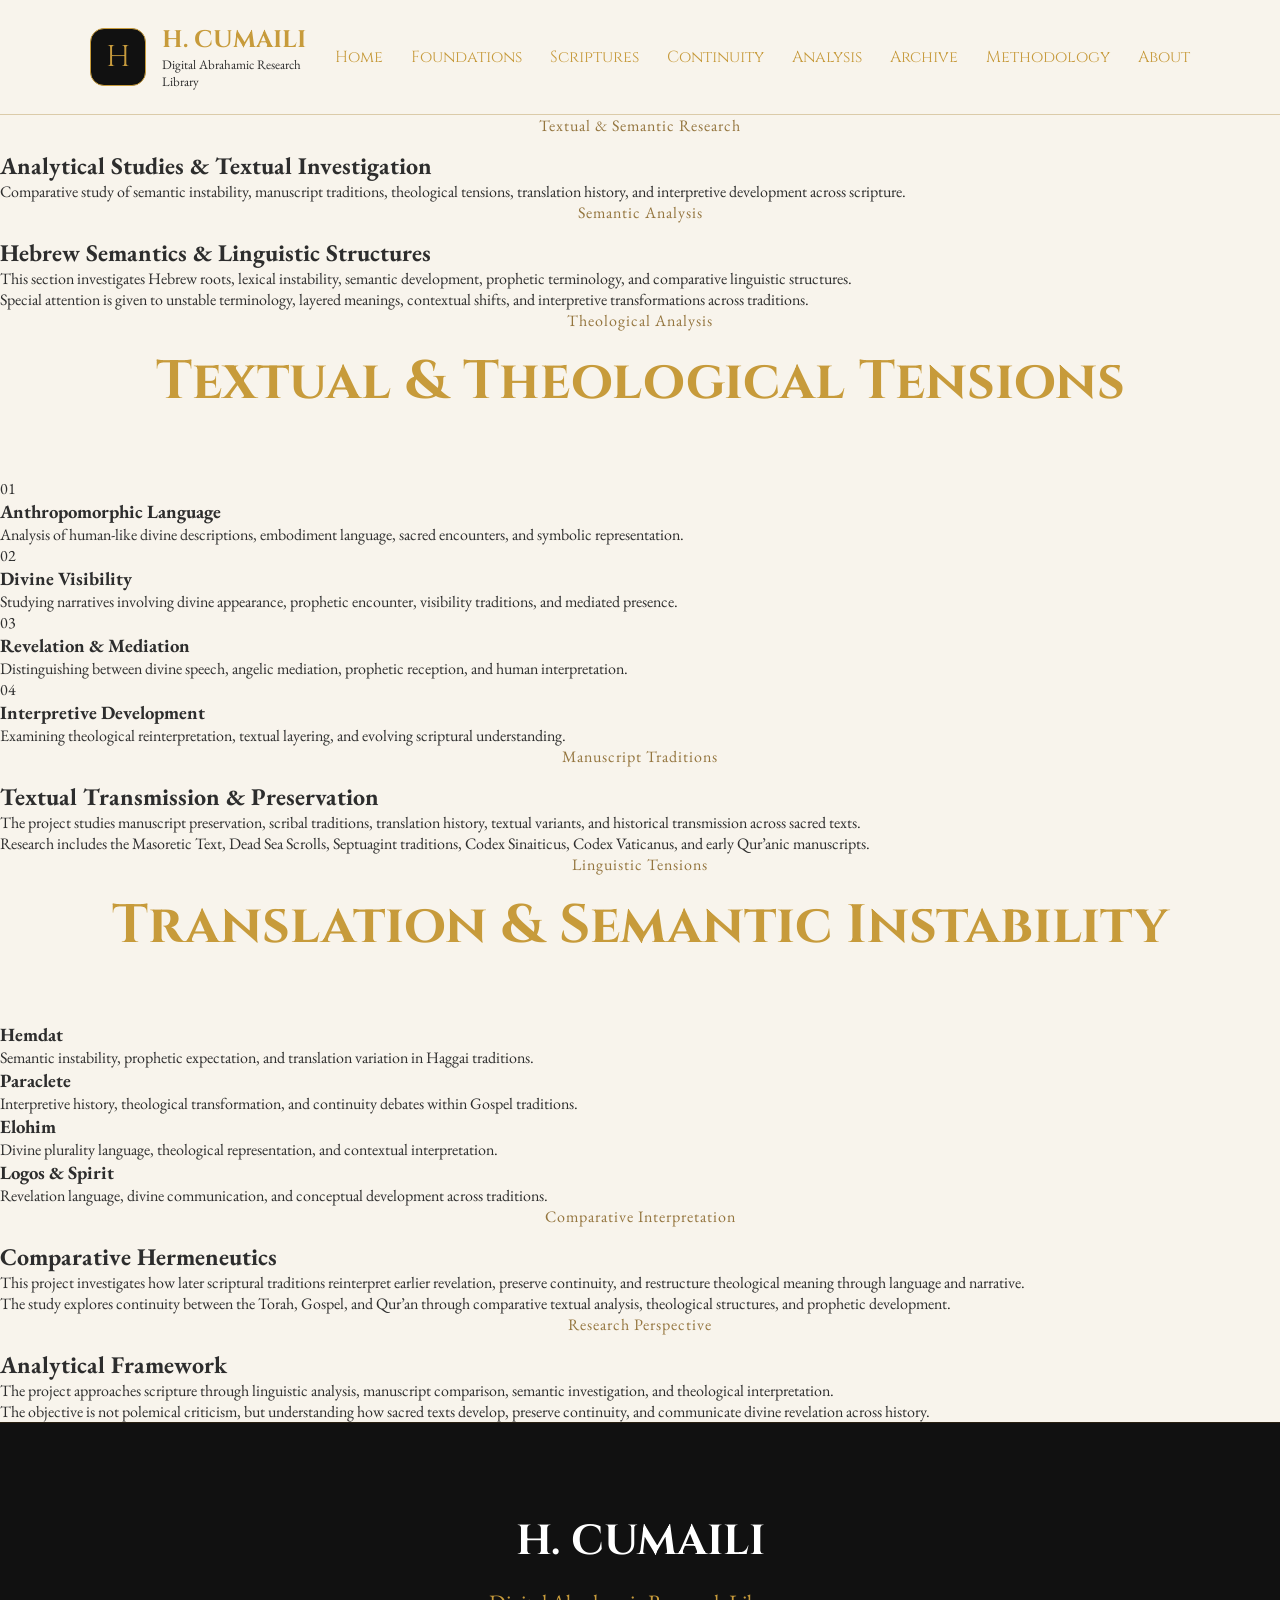
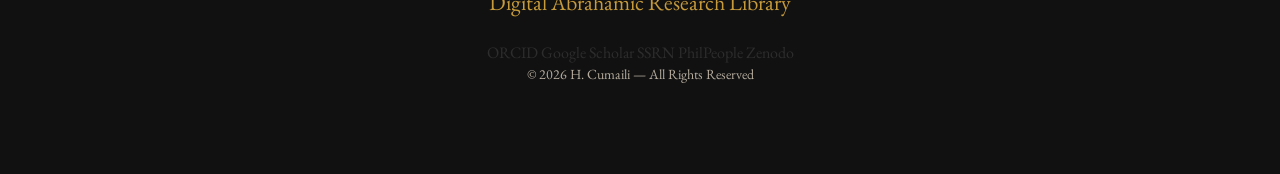
<file: analysis.html>
<!DOCTYPE html>
<html lang="en">

<head>

  <meta charset="UTF-8" />
  <meta name="viewport" content="width=device-width, initial-scale=1.0"/>

  <title>
    Analysis | H. Cumaili
  </title>

  <!-- GOOGLE FONTS -->
  <link rel="preconnect" href="https://fonts.googleapis.com">
  <link rel="preconnect" href="https://fonts.gstatic.com" crossorigin>

  <link href="https://fonts.googleapis.com/css2?family=Cinzel:wght@400;500;600;700&family=EB+Garamond:wght@400;500;600&display=swap" rel="stylesheet">

  <!-- CSS -->
  <link rel="stylesheet" href="style.css">

</head>

<body>

<!-- NAVBAR -->

<header class="navbar">

  <div class="logo">

    <div class="logo-box">
      H
    </div>

    <div class="logo-text">

      <h1>
        H. CUMAILI
      </h1>

      <p>
        Digital Abrahamic Research Library
      </p>

    </div>

  </div>

  <nav>

    <a href="index.html">Home</a>

    <a href="foundations.html">Foundations</a>

    <a href="scriptures.html">Scriptures</a>

    <a href="continuity.html">Continuity</a>

    <a href="analysis.html">Analysis</a>

    <a href="archive.html">Archive</a>

    <a href="methodology.html">Methodology</a>

    <a href="about.html">About</a>

  </nav>

</header>

<!-- HERO -->

<section class="page-hero">

  <span class="section-mini">
    Textual & Semantic Research
  </span>

  <h1>
    Analytical Studies & Textual Investigation
  </h1>

  <p>
    Comparative study of semantic instability,
    manuscript traditions,
    theological tensions,
    translation history,
    and interpretive development across scripture.
  </p>

</section>

<!-- HEBREW SEMANTICS -->

<section class="section">

  <div class="method-box">

    <span class="section-mini">
      Semantic Analysis
    </span>

    <h2>
      Hebrew Semantics & Linguistic Structures
    </h2>

    <p>
      This section investigates Hebrew roots,
      lexical instability,
      semantic development,
      prophetic terminology,
      and comparative linguistic structures.
    </p>

    <p>
      Special attention is given to unstable terminology,
      layered meanings,
      contextual shifts,
      and interpretive transformations across traditions.
    </p>

  </div>

</section>

<!-- TEXTUAL TENSIONS -->

<section class="section">

  <span class="section-mini">
    Theological Analysis
  </span>

  <h2 class="section-title">
    Textual & Theological Tensions
  </h2>

  <div class="research-grid">

    <div class="research-box">

      <span class="research-number">
        01
      </span>

      <h3>
        Anthropomorphic Language
      </h3>

      <p>
        Analysis of human-like divine descriptions,
        embodiment language,
        sacred encounters,
        and symbolic representation.
      </p>

    </div>

    <div class="research-box">

      <span class="research-number">
        02
      </span>

      <h3>
        Divine Visibility
      </h3>

      <p>
        Studying narratives involving divine appearance,
        prophetic encounter,
        visibility traditions,
        and mediated presence.
      </p>

    </div>

    <div class="research-box">

      <span class="research-number">
        03
      </span>

      <h3>
        Revelation & Mediation
      </h3>

      <p>
        Distinguishing between divine speech,
        angelic mediation,
        prophetic reception,
        and human interpretation.
      </p>

    </div>

    <div class="research-box">

      <span class="research-number">
        04
      </span>

      <h3>
        Interpretive Development
      </h3>

      <p>
        Examining theological reinterpretation,
        textual layering,
        and evolving scriptural understanding.
      </p>

    </div>

  </div>

</section>

<!-- MANUSCRIPTS -->

<section class="section">

  <div class="method-box">

    <span class="section-mini">
      Manuscript Traditions
    </span>

    <h2>
      Textual Transmission & Preservation
    </h2>

    <p>
      The project studies manuscript preservation,
      scribal traditions,
      translation history,
      textual variants,
      and historical transmission across sacred texts.
    </p>

    <p>
      Research includes the Masoretic Text,
      Dead Sea Scrolls,
      Septuagint traditions,
      Codex Sinaiticus,
      Codex Vaticanus,
      and early Qur’anic manuscripts.
    </p>

  </div>

</section>

<!-- TRANSLATION INSTABILITY -->

<section class="section">

  <span class="section-mini">
    Linguistic Tensions
  </span>

  <h2 class="section-title">
    Translation & Semantic Instability
  </h2>

  <div class="research-grid">

    <div class="research-box">

      <h3>
        Hemdat
      </h3>

      <p>
        Semantic instability,
        prophetic expectation,
        and translation variation in Haggai traditions.
      </p>

    </div>

    <div class="research-box">

      <h3>
        Paraclete
      </h3>

      <p>
        Interpretive history,
        theological transformation,
        and continuity debates within Gospel traditions.
      </p>

    </div>

    <div class="research-box">

      <h3>
        Elohim
      </h3>

      <p>
        Divine plurality language,
        theological representation,
        and contextual interpretation.
      </p>

    </div>

    <div class="research-box">

      <h3>
        Logos & Spirit
      </h3>

      <p>
        Revelation language,
        divine communication,
        and conceptual development across traditions.
      </p>

    </div>

  </div>

</section>

<!-- COMPARATIVE HERMENEUTICS -->

<section class="section">

  <div class="method-box">

    <span class="section-mini">
      Comparative Interpretation
    </span>

    <h2>
      Comparative Hermeneutics
    </h2>

    <p>
      This project investigates how later scriptural traditions
      reinterpret earlier revelation,
      preserve continuity,
      and restructure theological meaning through language and narrative.
    </p>

    <p>
      The study explores continuity between the Torah,
      Gospel,
      and Qur’an through comparative textual analysis,
      theological structures,
      and prophetic development.
    </p>

  </div>

</section>

<!-- ANALYTICAL STATEMENT -->

<section class="section">

  <div class="method-box">

    <span class="section-mini">
      Research Perspective
    </span>

    <h2>
      Analytical Framework
    </h2>

    <p>
      The project approaches scripture through
      linguistic analysis,
      manuscript comparison,
      semantic investigation,
      and theological interpretation.
    </p>

    <p>
      The objective is not polemical criticism,
      but understanding how sacred texts develop,
      preserve continuity,
      and communicate divine revelation across history.
    </p>

  </div>

</section>

<!-- FOOTER -->

<footer>

  <h2>
    H. CUMAILI
  </h2>

  <p>
    Digital Abrahamic Research Library
  </p>

  <div class="footer-links">

    <a href="https://orcid.org/0009-0005-8938-119X" target="_blank">
      ORCID
    </a>

    <a href="https://scholar.google.com/citations?user=1JX9BRIAAAAJ&hl=ar" target="_blank">
      Google Scholar
    </a>

    <a href="https://ssrn.com/author=11365068" target="_blank">
      SSRN
    </a>

    <a href="https://philpeople.org/profiles/h-cumaili" target="_blank">
      PhilPeople
    </a>

    <a href="https://zenodo.org/records/20130053" target="_blank">
      Zenodo
    </a>

  </div>

  <span>
    © 2026 H. Cumaili — All Rights Reserved
  </span>

</footer>

</body>
</html>
</file>
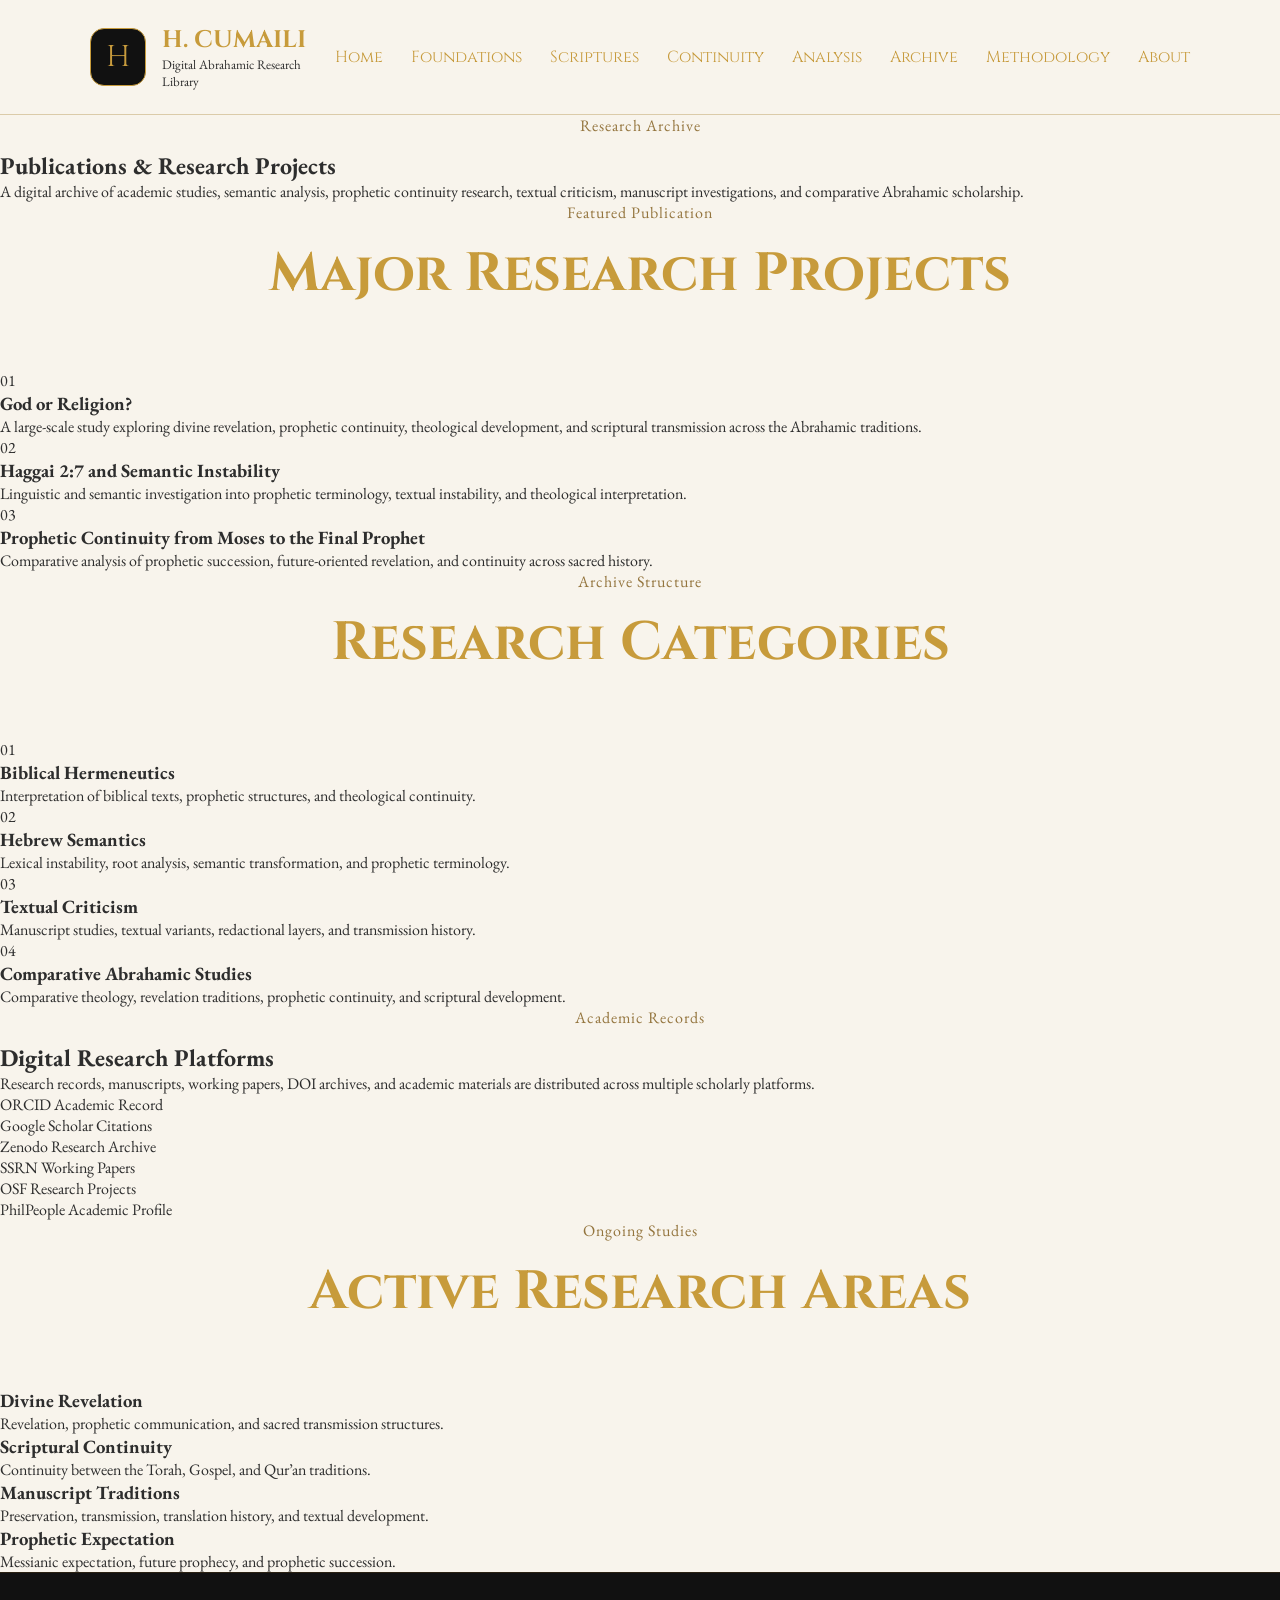
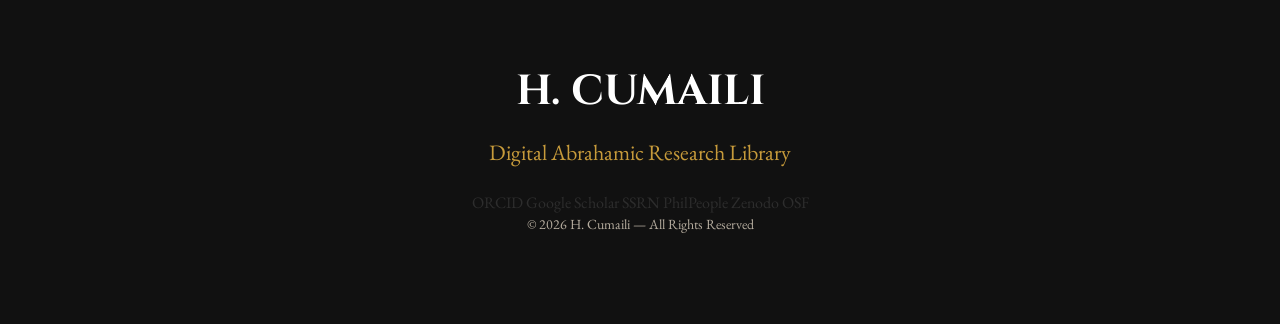
<file: archive.html>
<!DOCTYPE html>
<html lang="en">

<head>

  <meta charset="UTF-8" />
  <meta name="viewport" content="width=device-width, initial-scale=1.0"/>

  <title>
    Research Archive | H. Cumaili
  </title>

  <!-- GOOGLE FONTS -->
  <link rel="preconnect" href="https://fonts.googleapis.com">
  <link rel="preconnect" href="https://fonts.gstatic.com" crossorigin>

  <link href="https://fonts.googleapis.com/css2?family=Cinzel:wght@400;500;600;700&family=EB+Garamond:wght@400;500;600&display=swap" rel="stylesheet">

  <!-- CSS -->
  <link rel="stylesheet" href="style.css">

</head>

<body>

<!-- NAVBAR -->

<header class="navbar">

  <div class="logo">

    <div class="logo-box">
      H
    </div>

    <div class="logo-text">

      <h1>
        H. CUMAILI
      </h1>

      <p>
        Digital Abrahamic Research Library
      </p>

    </div>

  </div>

  <nav>

    <a href="index.html">Home</a>

    <a href="foundations.html">Foundations</a>

    <a href="scriptures.html">Scriptures</a>

    <a href="continuity.html">Continuity</a>

    <a href="analysis.html">Analysis</a>

    <a href="archive.html">Archive</a>

    <a href="methodology.html">Methodology</a>

    <a href="about.html">About</a>

  </nav>

</header>

<!-- HERO -->

<section class="page-hero">

  <span class="section-mini">
    Research Archive
  </span>

  <h1>
    Publications & Research Projects
  </h1>

  <p>
    A digital archive of academic studies,
    semantic analysis,
    prophetic continuity research,
    textual criticism,
    manuscript investigations,
    and comparative Abrahamic scholarship.
  </p>

</section>

<!-- FEATURED WORK -->

<section class="section">

  <span class="section-mini">
    Featured Publication
  </span>

  <h2 class="section-title">
    Major Research Projects
  </h2>

  <div class="project-list">

    <div class="project-item">

      <span>01</span>

      <div>

        <h3>
          God or Religion?
        </h3>

        <p>
          A large-scale study exploring divine revelation,
          prophetic continuity,
          theological development,
          and scriptural transmission across the Abrahamic traditions.
        </p>

      </div>

    </div>

    <div class="project-item">

      <span>02</span>

      <div>

        <h3>
          Haggai 2:7 and Semantic Instability
        </h3>

        <p>
          Linguistic and semantic investigation
          into prophetic terminology,
          textual instability,
          and theological interpretation.
        </p>

      </div>

    </div>

    <div class="project-item">

      <span>03</span>

      <div>

        <h3>
          Prophetic Continuity from Moses to the Final Prophet
        </h3>

        <p>
          Comparative analysis of prophetic succession,
          future-oriented revelation,
          and continuity across sacred history.
        </p>

      </div>

    </div>

  </div>

</section>

<!-- RESEARCH CATEGORIES -->

<section class="section">

  <span class="section-mini">
    Archive Structure
  </span>

  <h2 class="section-title">
    Research Categories
  </h2>

  <div class="research-grid">

    <div class="research-box">

      <span class="research-number">
        01
      </span>

      <h3>
        Biblical Hermeneutics
      </h3>

      <p>
        Interpretation of biblical texts,
        prophetic structures,
        and theological continuity.
      </p>

    </div>

    <div class="research-box">

      <span class="research-number">
        02
      </span>

      <h3>
        Hebrew Semantics
      </h3>

      <p>
        Lexical instability,
        root analysis,
        semantic transformation,
        and prophetic terminology.
      </p>

    </div>

    <div class="research-box">

      <span class="research-number">
        03
      </span>

      <h3>
        Textual Criticism
      </h3>

      <p>
        Manuscript studies,
        textual variants,
        redactional layers,
        and transmission history.
      </p>

    </div>

    <div class="research-box">

      <span class="research-number">
        04
      </span>

      <h3>
        Comparative Abrahamic Studies
      </h3>

      <p>
        Comparative theology,
        revelation traditions,
        prophetic continuity,
        and scriptural development.
      </p>

    </div>

  </div>

</section>

<!-- DIGITAL RECORDS -->

<section class="section">

  <div class="method-box">

    <span class="section-mini">
      Academic Records
    </span>

    <h2>
      Digital Research Platforms
    </h2>

    <p>
      Research records,
      manuscripts,
      working papers,
      DOI archives,
      and academic materials are distributed across multiple scholarly platforms.
    </p>

    <ul class="method-list">

      <li>
        ORCID Academic Record
      </li>

      <li>
        Google Scholar Citations
      </li>

      <li>
        Zenodo Research Archive
      </li>

      <li>
        SSRN Working Papers
      </li>

      <li>
        OSF Research Projects
      </li>

      <li>
        PhilPeople Academic Profile
      </li>

    </ul>

  </div>

</section>

<!-- ONGOING RESEARCH -->

<section class="section">

  <span class="section-mini">
    Ongoing Studies
  </span>

  <h2 class="section-title">
    Active Research Areas
  </h2>

  <div class="research-grid">

    <div class="research-box">

      <h3>
        Divine Revelation
      </h3>

      <p>
        Revelation,
        prophetic communication,
        and sacred transmission structures.
      </p>

    </div>

    <div class="research-box">

      <h3>
        Scriptural Continuity
      </h3>

      <p>
        Continuity between the Torah,
        Gospel,
        and Qur’an traditions.
      </p>

    </div>

    <div class="research-box">

      <h3>
        Manuscript Traditions
      </h3>

      <p>
        Preservation,
        transmission,
        translation history,
        and textual development.
      </p>

    </div>

    <div class="research-box">

      <h3>
        Prophetic Expectation
      </h3>

      <p>
        Messianic expectation,
        future prophecy,
        and prophetic succession.
      </p>

    </div>

  </div>

</section>

<!-- FOOTER -->

<footer>

  <h2>
    H. CUMAILI
  </h2>

  <p>
    Digital Abrahamic Research Library
  </p>

  <div class="footer-links">

    <a href="https://orcid.org/0009-0005-8938-119X" target="_blank">
      ORCID
    </a>

    <a href="https://scholar.google.com/citations?user=1JX9BRIAAAAJ&hl=ar" target="_blank">
      Google Scholar
    </a>

    <a href="https://ssrn.com/author=11365068" target="_blank">
      SSRN
    </a>

    <a href="https://philpeople.org/profiles/h-cumaili" target="_blank">
      PhilPeople
    </a>

    <a href="https://zenodo.org/records/20130053" target="_blank">
      Zenodo
    </a>

    <a href="https://osf.io/5t7u2/" target="_blank">
      OSF
    </a>

  </div>

  <span>
    © 2026 H. Cumaili — All Rights Reserved
  </span>

</footer>

</body>
</html>
</file>
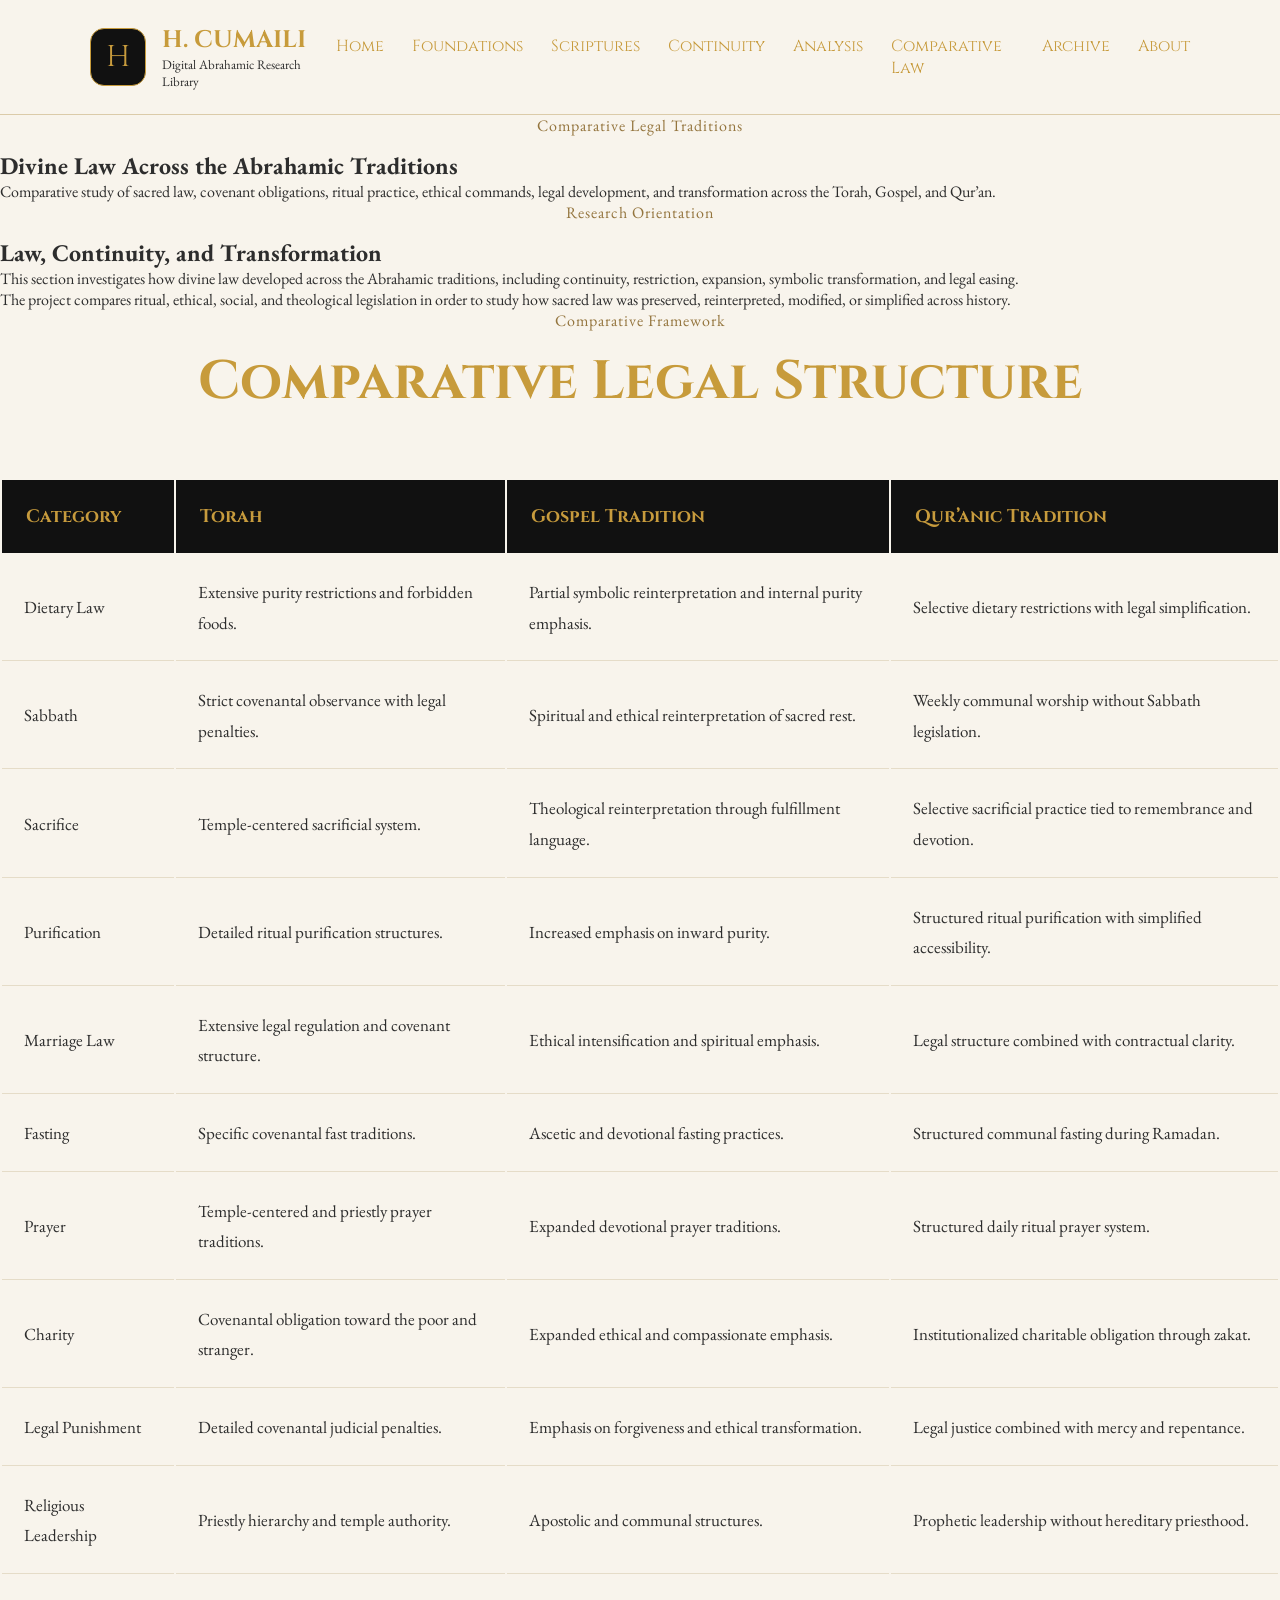
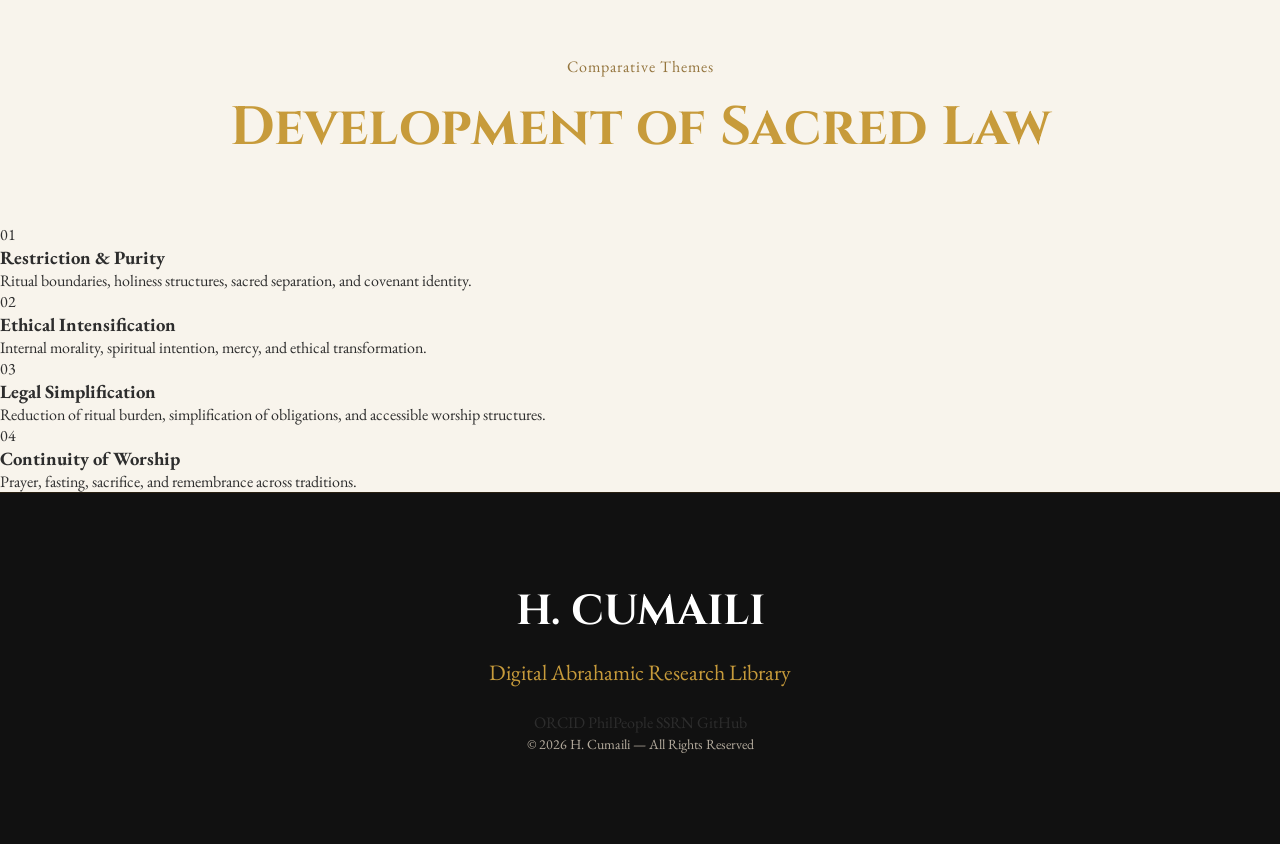
<file: comparative-law.html>
<!DOCTYPE html>
<html lang="en">

<head>

  <meta charset="UTF-8">
  <meta name="viewport" content="width=device-width, initial-scale=1.0">

  <title>Comparative Law | H. Cumaili</title>

  <!-- GOOGLE FONTS -->
  <link rel="preconnect" href="https://fonts.googleapis.com">
  <link rel="preconnect" href="https://fonts.gstatic.com" crossorigin>

  <link href="https://fonts.googleapis.com/css2?family=Cinzel:wght@400;500;600;700&family=EB+Garamond:wght@400;500;600&display=swap" rel="stylesheet">

  <!-- CSS -->
  <link rel="stylesheet" href="style.css">

</head>

<body>

<!-- NAVBAR -->

<header class="navbar">

  <div class="logo">

    <div class="logo-box">
      H
    </div>

    <div class="logo-text">

      <h1>H. CUMAILI</h1>

      <p>
        Digital Abrahamic Research Library
      </p>

    </div>

  </div>

  <nav>

    <a href="index.html">Home</a>

    <a href="foundations.html">Foundations</a>

    <a href="scriptures.html">Scriptures</a>

    <a href="continuity.html">Continuity</a>

    <a href="analysis.html">Analysis</a>

    <a href="comparative-law.html">Comparative Law</a>

    <a href="archive.html">Archive</a>

    <a href="about.html">About</a>

  </nav>

</header>

<!-- HERO -->

<section class="page-hero">

  <span class="section-mini">
    Comparative Legal Traditions
  </span>

  <h1>
    Divine Law Across the Abrahamic Traditions
  </h1>

  <p>
    Comparative study of sacred law,
    covenant obligations,
    ritual practice,
    ethical commands,
    legal development,
    and transformation across the Torah,
    Gospel,
    and Qur’an.
  </p>

</section>

<!-- INTRODUCTION -->

<section class="section">

  <div class="method-box">

    <span class="section-mini">
      Research Orientation
    </span>

    <h2>
      Law, Continuity, and Transformation
    </h2>

    <p>
      This section investigates how divine law developed across the Abrahamic traditions,
      including continuity,
      restriction,
      expansion,
      symbolic transformation,
      and legal easing.
    </p>

    <p>
      The project compares ritual,
      ethical,
      social,
      and theological legislation in order to study how sacred law was preserved,
      reinterpreted,
      modified,
      or simplified across history.
    </p>

  </div>

</section>

<!-- COMPARISON TABLE -->

<section class="section">

  <span class="section-mini">
    Comparative Framework
  </span>

  <h2 class="section-title">
    Comparative Legal Structure
  </h2>

  <div class="table-wrapper">

    <table class="comparison-table">

      <thead>

        <tr>

          <th>Category</th>

          <th>Torah</th>

          <th>Gospel Tradition</th>

          <th>Qur’anic Tradition</th>

        </tr>

      </thead>

      <tbody>

        <tr>

          <td>Dietary Law</td>

          <td>
            Extensive purity restrictions and forbidden foods.
          </td>

          <td>
            Partial symbolic reinterpretation and internal purity emphasis.
          </td>

          <td>
            Selective dietary restrictions with legal simplification.
          </td>

        </tr>

        <tr>

          <td>Sabbath</td>

          <td>
            Strict covenantal observance with legal penalties.
          </td>

          <td>
            Spiritual and ethical reinterpretation of sacred rest.
          </td>

          <td>
            Weekly communal worship without Sabbath legislation.
          </td>

        </tr>

        <tr>

          <td>Sacrifice</td>

          <td>
            Temple-centered sacrificial system.
          </td>

          <td>
            Theological reinterpretation through fulfillment language.
          </td>

          <td>
            Selective sacrificial practice tied to remembrance and devotion.
          </td>

        </tr>

        <tr>

          <td>Purification</td>

          <td>
            Detailed ritual purification structures.
          </td>

          <td>
            Increased emphasis on inward purity.
          </td>

          <td>
            Structured ritual purification with simplified accessibility.
          </td>

        </tr>

        <tr>

          <td>Marriage Law</td>

          <td>
            Extensive legal regulation and covenant structure.
          </td>

          <td>
            Ethical intensification and spiritual emphasis.
          </td>

          <td>
            Legal structure combined with contractual clarity.
          </td>

        </tr>

        <tr>

          <td>Fasting</td>

          <td>
            Specific covenantal fast traditions.
          </td>

          <td>
            Ascetic and devotional fasting practices.
          </td>

          <td>
            Structured communal fasting during Ramadan.
          </td>

        </tr>

        <tr>

          <td>Prayer</td>

          <td>
            Temple-centered and priestly prayer traditions.
          </td>

          <td>
            Expanded devotional prayer traditions.
          </td>

          <td>
            Structured daily ritual prayer system.
          </td>

        </tr>

        <tr>

          <td>Charity</td>

          <td>
            Covenantal obligation toward the poor and stranger.
          </td>

          <td>
            Expanded ethical and compassionate emphasis.
          </td>

          <td>
            Institutionalized charitable obligation through zakat.
          </td>

        </tr>

        <tr>

          <td>Legal Punishment</td>

          <td>
            Detailed covenantal judicial penalties.
          </td>

          <td>
            Emphasis on forgiveness and ethical transformation.
          </td>

          <td>
            Legal justice combined with mercy and repentance.
          </td>

        </tr>

        <tr>

          <td>Religious Leadership</td>

          <td>
            Priestly hierarchy and temple authority.
          </td>

          <td>
            Apostolic and communal structures.
          </td>

          <td>
            Prophetic leadership without hereditary priesthood.
          </td>

        </tr>

      </tbody>

    </table>

  </div>

</section>

<!-- LEGAL THEMES -->

<section class="section">

  <span class="section-mini">
    Comparative Themes
  </span>

  <h2 class="section-title">
    Development of Sacred Law
  </h2>

  <div class="research-grid">

    <div class="research-box">

      <span class="research-number">
        01
      </span>

      <h3>
        Restriction & Purity
      </h3>

      <p>
        Ritual boundaries,
        holiness structures,
        sacred separation,
        and covenant identity.
      </p>

    </div>

    <div class="research-box">

      <span class="research-number">
        02
      </span>

      <h3>
        Ethical Intensification
      </h3>

      <p>
        Internal morality,
        spiritual intention,
        mercy,
        and ethical transformation.
      </p>

    </div>

    <div class="research-box">

      <span class="research-number">
        03
      </span>

      <h3>
        Legal Simplification
      </h3>

      <p>
        Reduction of ritual burden,
        simplification of obligations,
        and accessible worship structures.
      </p>

    </div>

    <div class="research-box">

      <span class="research-number">
        04
      </span>

      <h3>
        Continuity of Worship
      </h3>

      <p>
        Prayer,
        fasting,
        sacrifice,
        and remembrance across traditions.
      </p>

    </div>

  </div>

</section>

<!-- FOOTER -->

<footer>

  <h2>
    H. CUMAILI
  </h2>

  <p>
    Digital Abrahamic Research Library
  </p>

  <div class="footer-links">

    <a href="https://orcid.org/0009-0005-8938-119X" target="_blank">
      ORCID
    </a>

    <a href="https://philpeople.org/profiles/h-cumaili" target="_blank">
      PhilPeople
    </a>

    <a href="https://ssrn.com/author=11365068" target="_blank">
      SSRN
    </a>

    <a href="https://github.com/Hcumaili-hue" target="_blank">
      GitHub
    </a>

  </div>

  <span>
    © 2026 H. Cumaili — All Rights Reserved
  </span>

</footer>

</body>
</html>
</file>
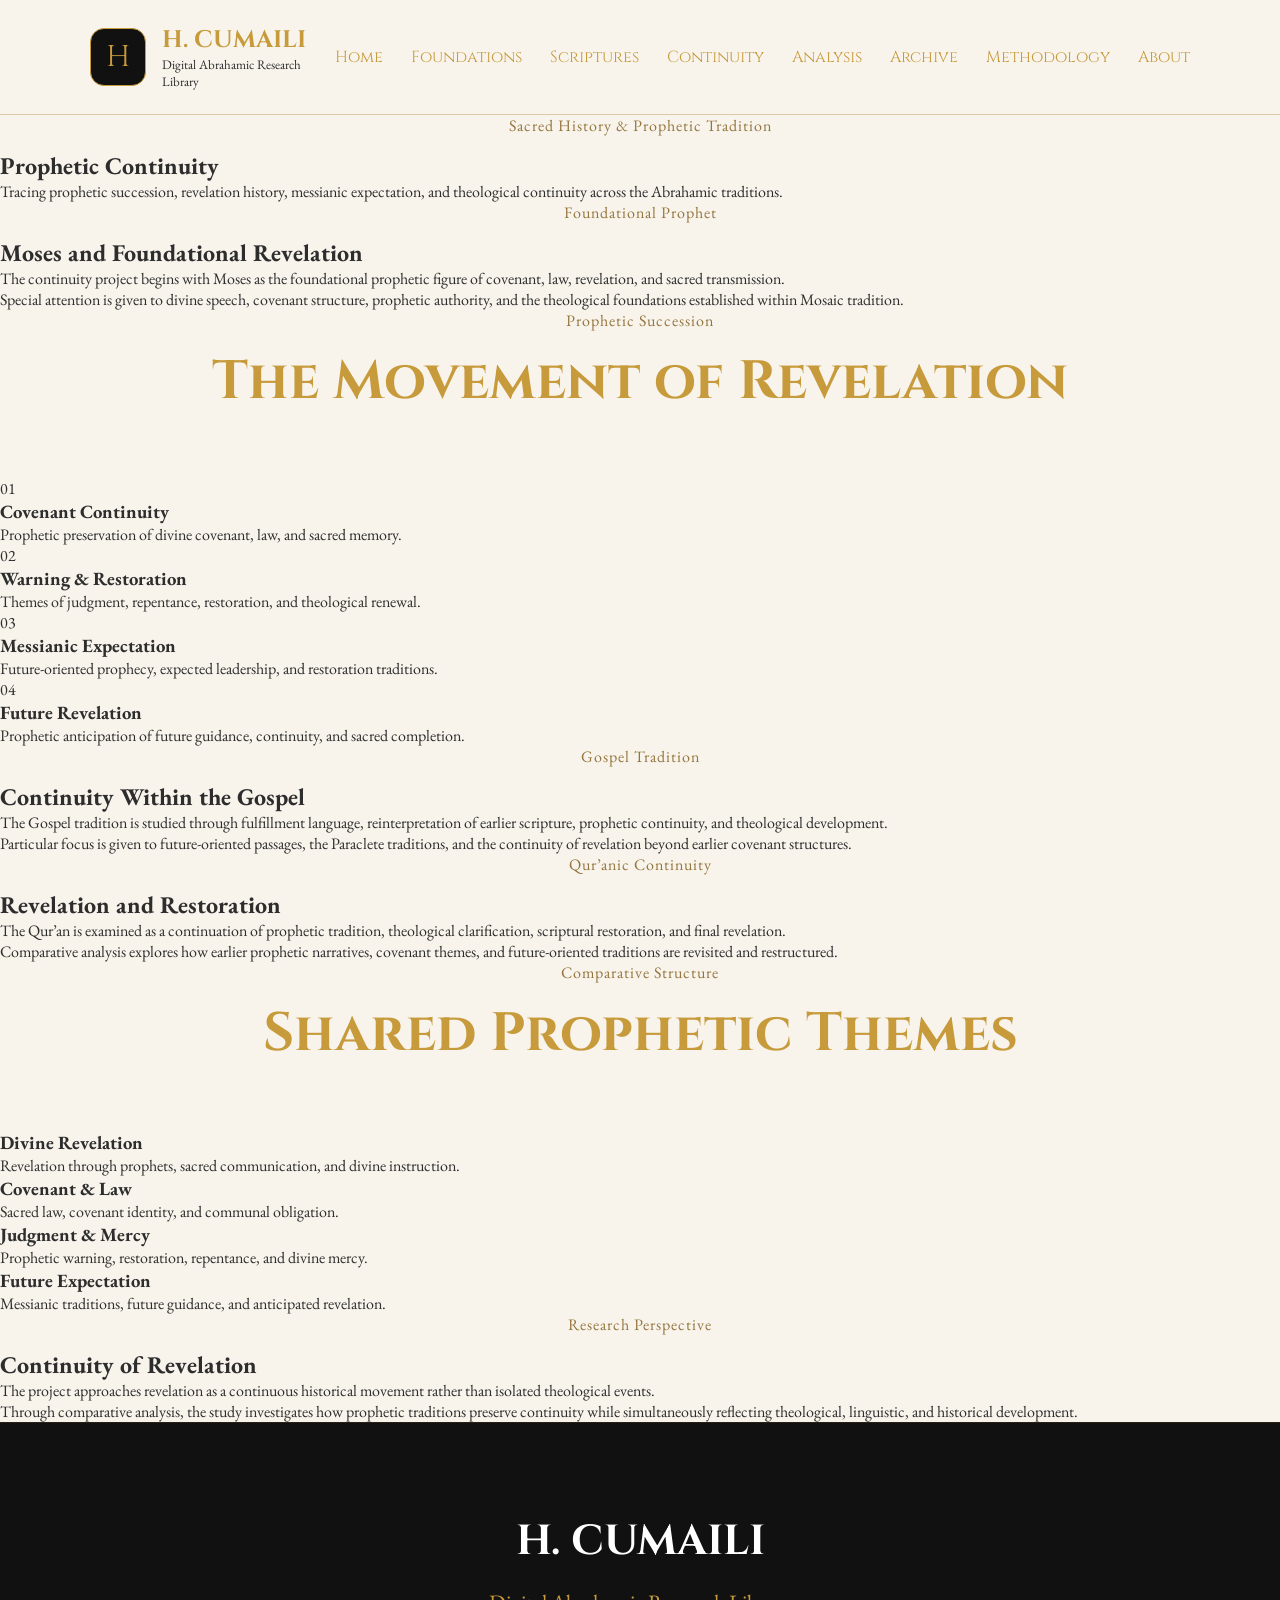
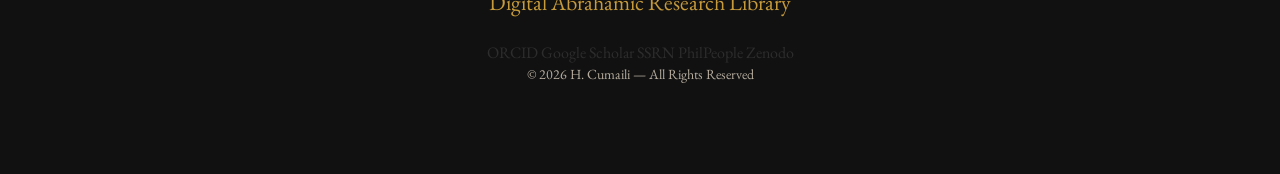
<file: continuity.html>
<!DOCTYPE html>
<html lang="en">

<head>

  <meta charset="UTF-8" />
  <meta name="viewport" content="width=device-width, initial-scale=1.0"/>

  <title>
    Prophetic Continuity | H. Cumaili
  </title>

  <!-- GOOGLE FONTS -->
  <link rel="preconnect" href="https://fonts.googleapis.com">
  <link rel="preconnect" href="https://fonts.gstatic.com" crossorigin>

  <link href="https://fonts.googleapis.com/css2?family=Cinzel:wght@400;500;600;700&family=EB+Garamond:wght@400;500;600&display=swap" rel="stylesheet">

  <!-- CSS -->
  <link rel="stylesheet" href="style.css">

</head>

<body>

<!-- NAVBAR -->

<header class="navbar">

  <div class="logo">

    <div class="logo-box">
      H
    </div>

    <div class="logo-text">

      <h1>
        H. CUMAILI
      </h1>

      <p>
        Digital Abrahamic Research Library
      </p>

    </div>

  </div>

  <nav>

    <a href="index.html">Home</a>

    <a href="foundations.html">Foundations</a>

    <a href="scriptures.html">Scriptures</a>

    <a href="continuity.html">Continuity</a>

    <a href="analysis.html">Analysis</a>

    <a href="archive.html">Archive</a>

    <a href="methodology.html">Methodology</a>

    <a href="about.html">About</a>

  </nav>

</header>

<!-- HERO -->

<section class="page-hero">

  <span class="section-mini">
    Sacred History & Prophetic Tradition
  </span>

  <h1>
    Prophetic Continuity
  </h1>

  <p>
    Tracing prophetic succession,
    revelation history,
    messianic expectation,
    and theological continuity
    across the Abrahamic traditions.
  </p>

</section>

<!-- MOSES -->

<section class="section">

  <div class="method-box">

    <span class="section-mini">
      Foundational Prophet
    </span>

    <h2>
      Moses and Foundational Revelation
    </h2>

    <p>
      The continuity project begins with Moses
      as the foundational prophetic figure
      of covenant,
      law,
      revelation,
      and sacred transmission.
    </p>

    <p>
      Special attention is given to divine speech,
      covenant structure,
      prophetic authority,
      and the theological foundations
      established within Mosaic tradition.
    </p>

  </div>

</section>

<!-- PROPHETIC SUCCESSION -->

<section class="section">

  <span class="section-mini">
    Prophetic Succession
  </span>

  <h2 class="section-title">
    The Movement of Revelation
  </h2>

  <div class="research-grid">

    <div class="research-box">

      <span class="research-number">
        01
      </span>

      <h3>
        Covenant Continuity
      </h3>

      <p>
        Prophetic preservation
        of divine covenant,
        law,
        and sacred memory.
      </p>

    </div>

    <div class="research-box">

      <span class="research-number">
        02
      </span>

      <h3>
        Warning & Restoration
      </h3>

      <p>
        Themes of judgment,
        repentance,
        restoration,
        and theological renewal.
      </p>

    </div>

    <div class="research-box">

      <span class="research-number">
        03
      </span>

      <h3>
        Messianic Expectation
      </h3>

      <p>
        Future-oriented prophecy,
        expected leadership,
        and restoration traditions.
      </p>

    </div>

    <div class="research-box">

      <span class="research-number">
        04
      </span>

      <h3>
        Future Revelation
      </h3>

      <p>
        Prophetic anticipation
        of future guidance,
        continuity,
        and sacred completion.
      </p>

    </div>

  </div>

</section>

<!-- GOSPEL CONTINUITY -->

<section class="section">

  <div class="method-box">

    <span class="section-mini">
      Gospel Tradition
    </span>

    <h2>
      Continuity Within the Gospel
    </h2>

    <p>
      The Gospel tradition is studied
      through fulfillment language,
      reinterpretation of earlier scripture,
      prophetic continuity,
      and theological development.
    </p>

    <p>
      Particular focus is given to
      future-oriented passages,
      the Paraclete traditions,
      and the continuity of revelation
      beyond earlier covenant structures.
    </p>

  </div>

</section>

<!-- QURANIC CONTINUITY -->

<section class="section">

  <div class="method-box">

    <span class="section-mini">
      Qur’anic Continuity
    </span>

    <h2>
      Revelation and Restoration
    </h2>

    <p>
      The Qur’an is examined
      as a continuation of prophetic tradition,
      theological clarification,
      scriptural restoration,
      and final revelation.
    </p>

    <p>
      Comparative analysis explores
      how earlier prophetic narratives,
      covenant themes,
      and future-oriented traditions
      are revisited and restructured.
    </p>

  </div>

</section>

<!-- COMPARATIVE STRUCTURE -->

<section class="section">

  <span class="section-mini">
    Comparative Structure
  </span>

  <h2 class="section-title">
    Shared Prophetic Themes
  </h2>

  <div class="research-grid">

    <div class="research-box">

      <h3>
        Divine Revelation
      </h3>

      <p>
        Revelation through prophets,
        sacred communication,
        and divine instruction.
      </p>

    </div>

    <div class="research-box">

      <h3>
        Covenant & Law
      </h3>

      <p>
        Sacred law,
        covenant identity,
        and communal obligation.
      </p>

    </div>

    <div class="research-box">

      <h3>
        Judgment & Mercy
      </h3>

      <p>
        Prophetic warning,
        restoration,
        repentance,
        and divine mercy.
      </p>

    </div>

    <div class="research-box">

      <h3>
        Future Expectation
      </h3>

      <p>
        Messianic traditions,
        future guidance,
        and anticipated revelation.
      </p>

    </div>

  </div>

</section>

<!-- FINAL STATEMENT -->

<section class="section">

  <div class="method-box">

    <span class="section-mini">
      Research Perspective
    </span>

    <h2>
      Continuity of Revelation
    </h2>

    <p>
      The project approaches revelation
      as a continuous historical movement
      rather than isolated theological events.
    </p>

    <p>
      Through comparative analysis,
      the study investigates how prophetic traditions
      preserve continuity while simultaneously
      reflecting theological,
      linguistic,
      and historical development.
    </p>

  </div>

</section>

<!-- FOOTER -->

<footer>

  <h2>
    H. CUMAILI
  </h2>

  <p>
    Digital Abrahamic Research Library
  </p>

  <div class="footer-links">

    <a href="https://orcid.org/0009-0005-8938-119X" target="_blank">
      ORCID
    </a>

    <a href="https://scholar.google.com/citations?user=1JX9BRIAAAAJ&hl=ar" target="_blank">
      Google Scholar
    </a>

    <a href="https://ssrn.com/author=11365068" target="_blank">
      SSRN
    </a>

    <a href="https://philpeople.org/profiles/h-cumaili" target="_blank">
      PhilPeople
    </a>

    <a href="https://zenodo.org/records/20130053" target="_blank">
      Zenodo
    </a>

  </div>

  <span>
    © 2026 H. Cumaili — All Rights Reserved
  </span>

</footer>

</body>
</html>
</file>
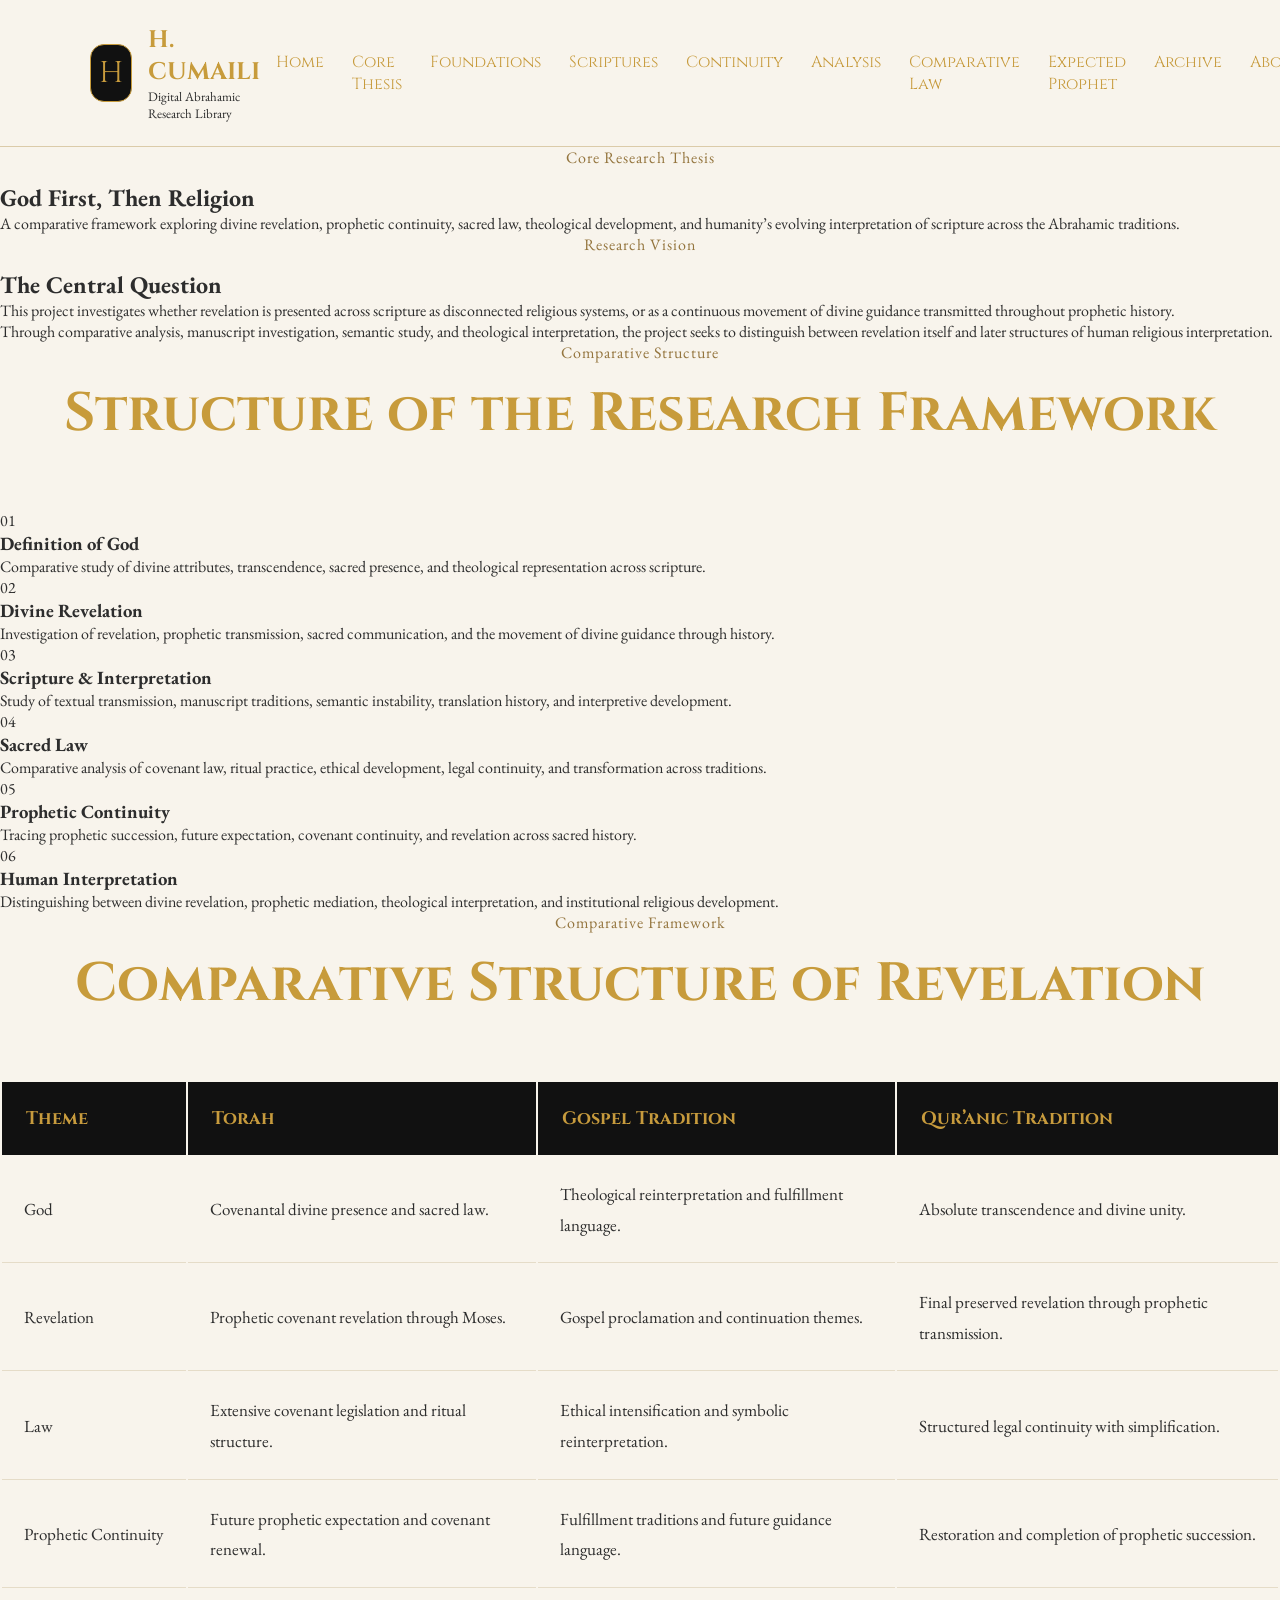
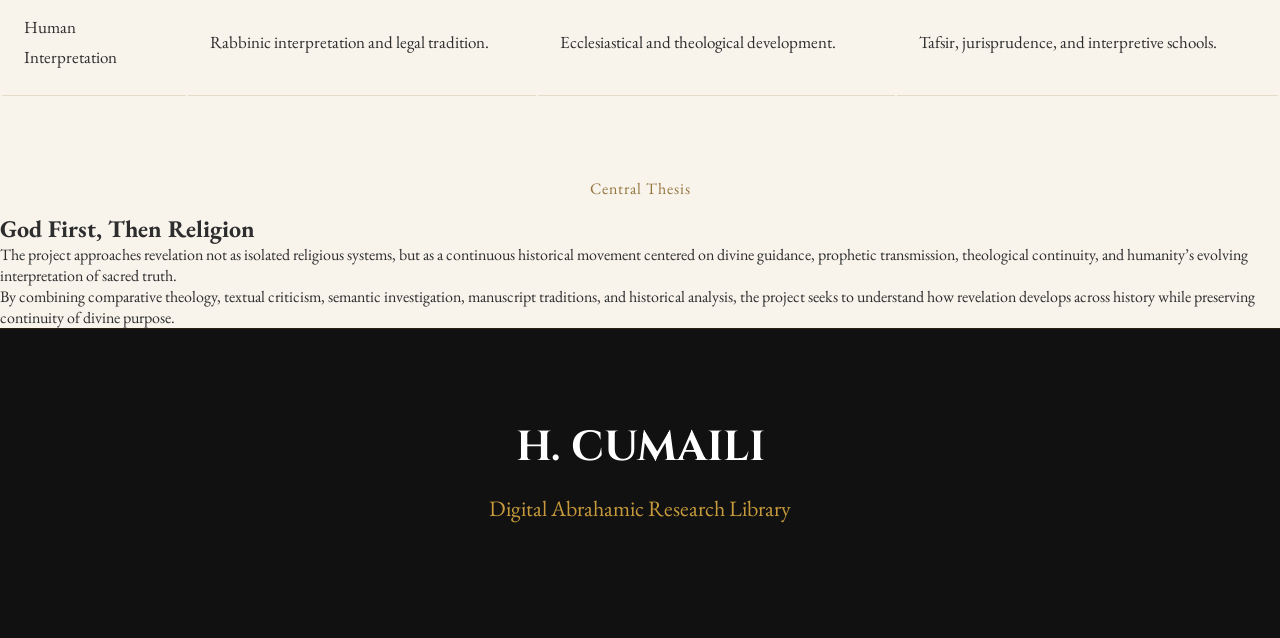
<file: core-thesis.html>
<!DOCTYPE html>
<html lang="en">

<head>

  <meta charset="UTF-8">
  <meta name="viewport" content="width=device-width, initial-scale=1.0">

  <title>
    Core Thesis | H. Cumaili
  </title>

  <!-- GOOGLE FONTS -->
  <link rel="preconnect" href="https://fonts.googleapis.com">
  <link rel="preconnect" href="https://fonts.gstatic.com" crossorigin>

  <link href="https://fonts.googleapis.com/css2?family=Cinzel:wght@400;500;600;700&family=EB+Garamond:wght@400;500;600&display=swap" rel="stylesheet">

  <!-- CSS -->
  <link rel="stylesheet" href="style.css">

</head>

<body>

<!-- NAVBAR -->

<header class="navbar">

  <div class="logo">

    <div class="logo-box">
      H
    </div>

    <div class="logo-text">

      <h1>
        H. CUMAILI
      </h1>

      <p>
        Digital Abrahamic Research Library
      </p>

    </div>

  </div>

  <nav>

    <a href="index.html">Home</a>

    <a href="core-thesis.html">Core Thesis</a>

    <a href="foundations.html">Foundations</a>

    <a href="scriptures.html">Scriptures</a>

    <a href="continuity.html">Continuity</a>

    <a href="analysis.html">Analysis</a>

    <a href="comparative-law.html">Comparative Law</a>

    <a href="expected-prophet.html">Expected Prophet</a>

    <a href="archive.html">Archive</a>

    <a href="about.html">About</a>

  </nav>

</header>

<!-- HERO -->

<section class="page-hero">

  <span class="section-mini">
    Core Research Thesis
  </span>

  <h1>
    God First, Then Religion
  </h1>

  <p>
    A comparative framework exploring divine revelation,
    prophetic continuity,
    sacred law,
    theological development,
    and humanity’s evolving interpretation of scripture
    across the Abrahamic traditions.
  </p>

</section>

<!-- INTRODUCTION -->

<section class="section">

  <div class="method-box">

    <span class="section-mini">
      Research Vision
    </span>

    <h2>
      The Central Question
    </h2>

    <p>
      This project investigates whether revelation is presented across scripture
      as disconnected religious systems,
      or as a continuous movement of divine guidance
      transmitted throughout prophetic history.
    </p>

    <p>
      Through comparative analysis,
      manuscript investigation,
      semantic study,
      and theological interpretation,
      the project seeks to distinguish between revelation itself
      and later structures of human religious interpretation.
    </p>

  </div>

</section>

<!-- CORE FRAMEWORK -->

<section class="section thesis-section">

  <span class="section-mini">
    Comparative Structure
  </span>

  <h2 class="section-title">
    Structure of the Research Framework
  </h2>

  <div class="research-grid">

    <div class="research-box">

      <span class="research-number">
        01
      </span>

      <h3>
        Definition of God
      </h3>

      <p>
        Comparative study of divine attributes,
        transcendence,
        sacred presence,
        and theological representation across scripture.
      </p>

    </div>

    <div class="research-box">

      <span class="research-number">
        02
      </span>

      <h3>
        Divine Revelation
      </h3>

      <p>
        Investigation of revelation,
        prophetic transmission,
        sacred communication,
        and the movement of divine guidance through history.
      </p>

    </div>

    <div class="research-box">

      <span class="research-number">
        03
      </span>

      <h3>
        Scripture & Interpretation
      </h3>

      <p>
        Study of textual transmission,
        manuscript traditions,
        semantic instability,
        translation history,
        and interpretive development.
      </p>

    </div>

    <div class="research-box">

      <span class="research-number">
        04
      </span>

      <h3>
        Sacred Law
      </h3>

      <p>
        Comparative analysis of covenant law,
        ritual practice,
        ethical development,
        legal continuity,
        and transformation across traditions.
      </p>

    </div>

    <div class="research-box">

      <span class="research-number">
        05
      </span>

      <h3>
        Prophetic Continuity
      </h3>

      <p>
        Tracing prophetic succession,
        future expectation,
        covenant continuity,
        and revelation across sacred history.
      </p>

    </div>

    <div class="research-box">

      <span class="research-number">
        06
      </span>

      <h3>
        Human Interpretation
      </h3>

      <p>
        Distinguishing between divine revelation,
        prophetic mediation,
        theological interpretation,
        and institutional religious development.
      </p>

    </div>

  </div>

</section>

<!-- COMPARATIVE TABLE -->

<section class="section">

  <span class="section-mini">
    Comparative Framework
  </span>

  <h2 class="section-title">
    Comparative Structure of Revelation
  </h2>

  <div class="table-wrapper">

    <table class="comparison-table">

      <thead>

        <tr>

          <th>Theme</th>

          <th>Torah</th>

          <th>Gospel Tradition</th>

          <th>Qur’anic Tradition</th>

        </tr>

      </thead>

      <tbody>

        <tr>

          <td>God</td>

          <td>
            Covenantal divine presence and sacred law.
          </td>

          <td>
            Theological reinterpretation and fulfillment language.
          </td>

          <td>
            Absolute transcendence and divine unity.
          </td>

        </tr>

        <tr>

          <td>Revelation</td>

          <td>
            Prophetic covenant revelation through Moses.
          </td>

          <td>
            Gospel proclamation and continuation themes.
          </td>

          <td>
            Final preserved revelation through prophetic transmission.
          </td>

        </tr>

        <tr>

          <td>Law</td>

          <td>
            Extensive covenant legislation and ritual structure.
          </td>

          <td>
            Ethical intensification and symbolic reinterpretation.
          </td>

          <td>
            Structured legal continuity with simplification.
          </td>

        </tr>

        <tr>

          <td>Prophetic Continuity</td>

          <td>
            Future prophetic expectation and covenant renewal.
          </td>

          <td>
            Fulfillment traditions and future guidance language.
          </td>

          <td>
            Restoration and completion of prophetic succession.
          </td>

        </tr>

        <tr>

          <td>Human Interpretation</td>

          <td>
            Rabbinic interpretation and legal tradition.
          </td>

          <td>
            Ecclesiastical and theological development.
          </td>

          <td>
            Tafsir,
            jurisprudence,
            and interpretive schools.
          </td>

        </tr>

      </tbody>

    </table>

  </div>

</section>

<!-- FINAL THESIS -->

<section class="section">

  <div class="method-box">

    <span class="section-mini">
      Central Thesis
    </span>

    <h2>
      God First, Then Religion
    </h2>

    <p>
      The project approaches revelation not as isolated religious systems,
      but as a continuous historical movement centered on divine guidance,
      prophetic transmission,
      theological continuity,
      and humanity’s evolving interpretation of sacred truth.
    </p>

    <p>
      By combining comparative theology,
      textual criticism,
      semantic investigation,
      manuscript traditions,
      and historical analysis,
      the project seeks to understand how revelation develops across history
      while preserving continuity of divine purpose.
    </p>

  </div>

</section>

<!-- FOOTER -->

<footer>

  <h2>
    H. CUMAILI
  </h2>

  <p>
    Digital Abrahamic Research Library
  </p>

  <div class="footer-links">

    <a href="https://orcid.org/0009-0005-8938-119X" target="_blank">
</file>
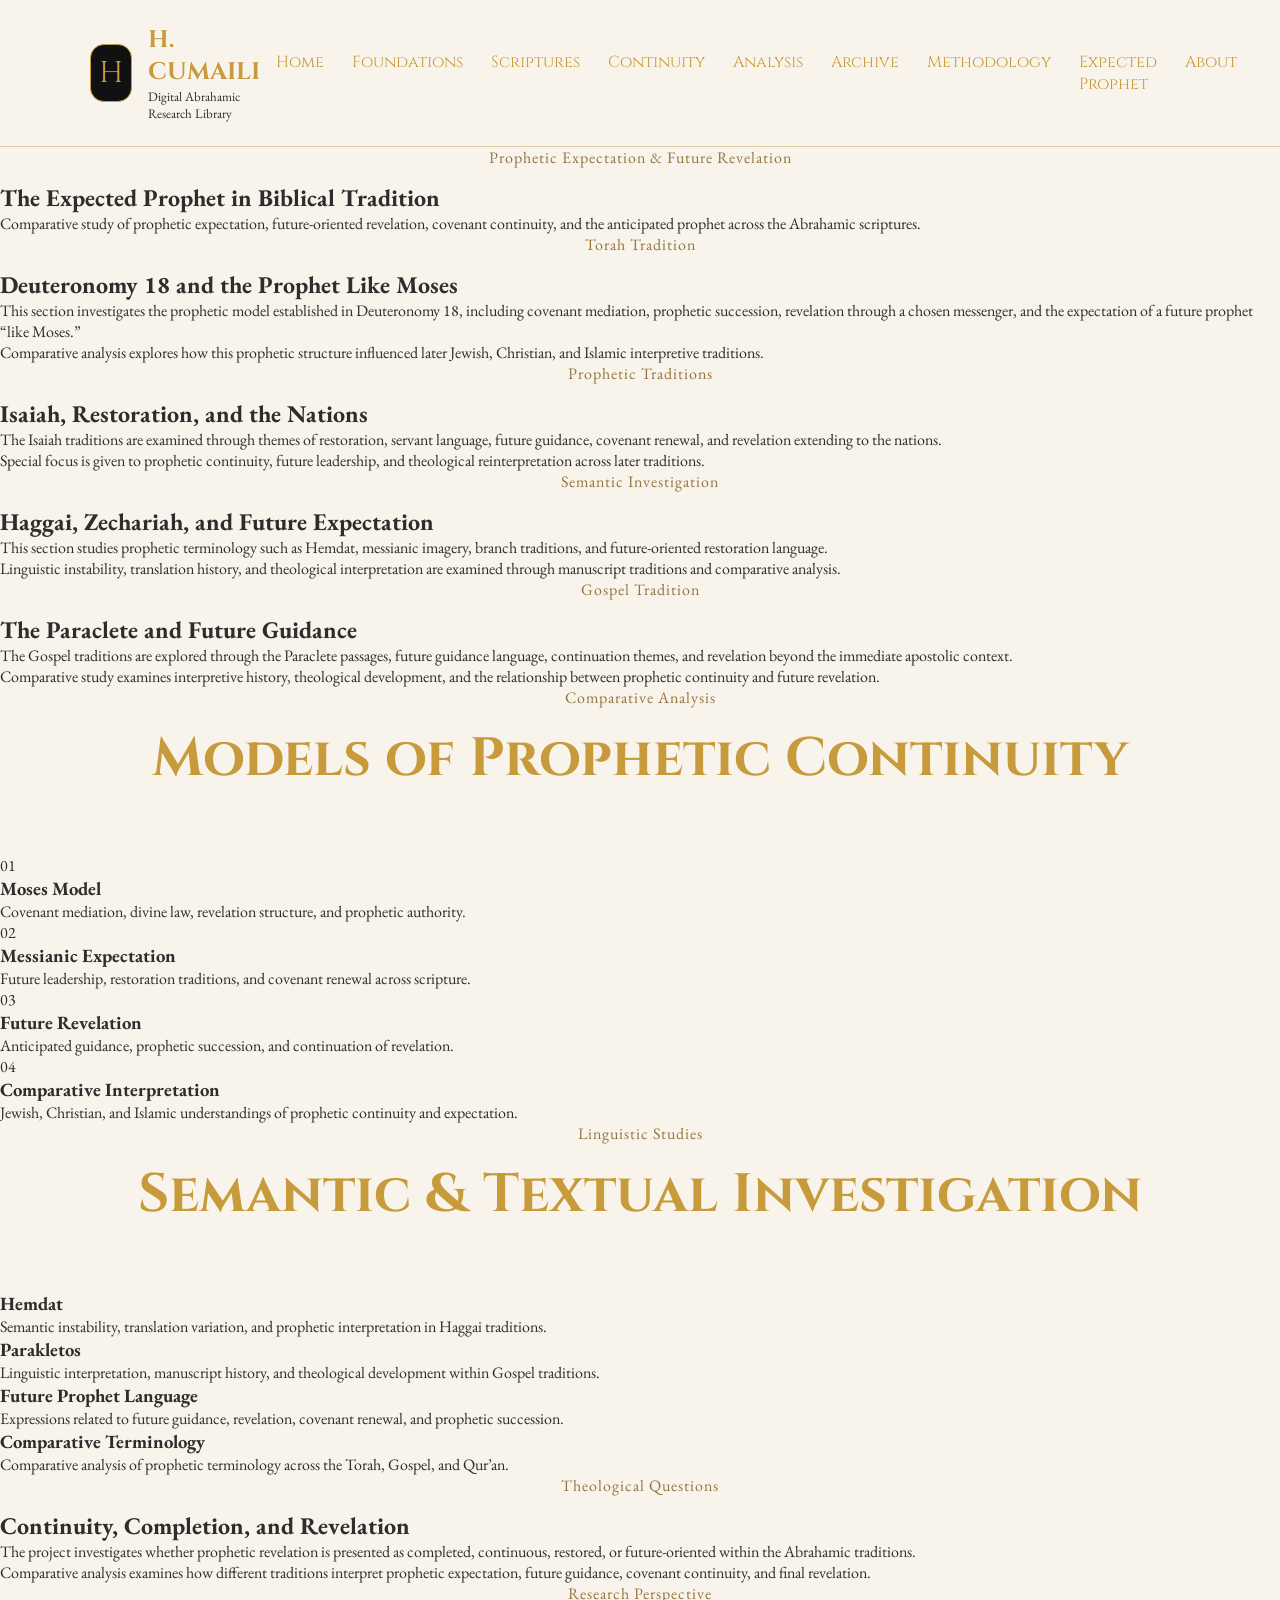
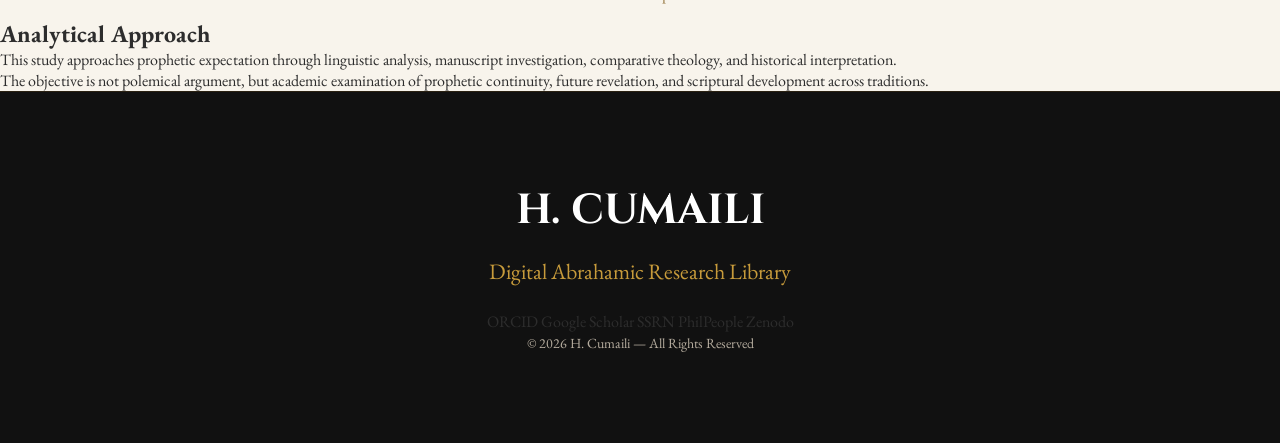
<file: expected-prophet.html>
<!DOCTYPE html>
<html lang="en">

<head>

  <meta charset="UTF-8" />
  <meta name="viewport" content="width=device-width, initial-scale=1.0"/>

  <title>
    The Expected Prophet | H. Cumaili
  </title>

  <!-- GOOGLE FONTS -->
  <link rel="preconnect" href="https://fonts.googleapis.com">
  <link rel="preconnect" href="https://fonts.gstatic.com" crossorigin>

  <link href="https://fonts.googleapis.com/css2?family=Cinzel:wght@400;500;600;700&family=EB+Garamond:wght@400;500;600&display=swap" rel="stylesheet">

  <!-- CSS -->
  <link rel="stylesheet" href="style.css">

</head>

<body>

<!-- NAVBAR -->

<header class="navbar">

  <div class="logo">

    <div class="logo-box">
      H
    </div>

    <div class="logo-text">

      <h1>
        H. CUMAILI
      </h1>

      <p>
        Digital Abrahamic Research Library
      </p>

    </div>

  </div>

  <nav>

    <a href="index.html">Home</a>

    <a href="foundations.html">Foundations</a>

    <a href="scriptures.html">Scriptures</a>

    <a href="continuity.html">Continuity</a>

    <a href="analysis.html">Analysis</a>

    <a href="archive.html">Archive</a>

    <a href="methodology.html">Methodology</a>

    <a href="expected-prophet.html">Expected Prophet</a>

    <a href="about.html">About</a>

  </nav>

</header>

<!-- HERO -->

<section class="page-hero">

  <span class="section-mini">
    Prophetic Expectation & Future Revelation
  </span>

  <h1>
    The Expected Prophet in Biblical Tradition
  </h1>

  <p>
    Comparative study of prophetic expectation,
    future-oriented revelation,
    covenant continuity,
    and the anticipated prophet across the Abrahamic scriptures.
  </p>

</section>

<!-- DEUTERONOMY -->

<section class="section">

  <div class="method-box">

    <span class="section-mini">
      Torah Tradition
    </span>

    <h2>
      Deuteronomy 18 and the Prophet Like Moses
    </h2>

    <p>
      This section investigates the prophetic model
      established in Deuteronomy 18,
      including covenant mediation,
      prophetic succession,
      revelation through a chosen messenger,
      and the expectation of a future prophet “like Moses.”
    </p>

    <p>
      Comparative analysis explores how this prophetic structure
      influenced later Jewish,
      Christian,
      and Islamic interpretive traditions.
    </p>

  </div>

</section>

<!-- ISAIAH -->

<section class="section">

  <div class="method-box">

    <span class="section-mini">
      Prophetic Traditions
    </span>

    <h2>
      Isaiah, Restoration, and the Nations
    </h2>

    <p>
      The Isaiah traditions are examined through themes of
      restoration,
      servant language,
      future guidance,
      covenant renewal,
      and revelation extending to the nations.
    </p>

    <p>
      Special focus is given to prophetic continuity,
      future leadership,
      and theological reinterpretation across later traditions.
    </p>

  </div>

</section>

<!-- HAGGAI -->

<section class="section">

  <div class="method-box">

    <span class="section-mini">
      Semantic Investigation
    </span>

    <h2>
      Haggai, Zechariah, and Future Expectation
    </h2>

    <p>
      This section studies prophetic terminology such as
      Hemdat,
      messianic imagery,
      branch traditions,
      and future-oriented restoration language.
    </p>

    <p>
      Linguistic instability,
      translation history,
      and theological interpretation are examined through
      manuscript traditions and comparative analysis.
    </p>

  </div>

</section>

<!-- GOSPEL -->

<section class="section">

  <div class="method-box">

    <span class="section-mini">
      Gospel Tradition
    </span>

    <h2>
      The Paraclete and Future Guidance
    </h2>

    <p>
      The Gospel traditions are explored through the Paraclete passages,
      future guidance language,
      continuation themes,
      and revelation beyond the immediate apostolic context.
    </p>

    <p>
      Comparative study examines interpretive history,
      theological development,
      and the relationship between prophetic continuity
      and future revelation.
    </p>

  </div>

</section>

<!-- COMPARATIVE ANALYSIS -->

<section class="section">

  <span class="section-mini">
    Comparative Analysis
  </span>

  <h2 class="section-title">
    Models of Prophetic Continuity
  </h2>

  <div class="research-grid">

    <div class="research-box">

      <span class="research-number">
        01
      </span>

      <h3>
        Moses Model
      </h3>

      <p>
        Covenant mediation,
        divine law,
        revelation structure,
        and prophetic authority.
      </p>

    </div>

    <div class="research-box">

      <span class="research-number">
        02
      </span>

      <h3>
        Messianic Expectation
      </h3>

      <p>
        Future leadership,
        restoration traditions,
        and covenant renewal across scripture.
      </p>

    </div>

    <div class="research-box">

      <span class="research-number">
        03
      </span>

      <h3>
        Future Revelation
      </h3>

      <p>
        Anticipated guidance,
        prophetic succession,
        and continuation of revelation.
      </p>

    </div>

    <div class="research-box">

      <span class="research-number">
        04
      </span>

      <h3>
        Comparative Interpretation
      </h3>

      <p>
        Jewish,
        Christian,
        and Islamic understandings
        of prophetic continuity and expectation.
      </p>

    </div>

  </div>

</section>

<!-- SEMANTIC ANALYSIS -->

<section class="section">

  <span class="section-mini">
    Linguistic Studies
  </span>

  <h2 class="section-title">
    Semantic & Textual Investigation
  </h2>

  <div class="research-grid">

    <div class="research-box">

      <h3>
        Hemdat
      </h3>

      <p>
        Semantic instability,
        translation variation,
        and prophetic interpretation in Haggai traditions.
      </p>

    </div>

    <div class="research-box">

      <h3>
        Parakletos
      </h3>

      <p>
        Linguistic interpretation,
        manuscript history,
        and theological development within Gospel traditions.
      </p>

    </div>

    <div class="research-box">

      <h3>
        Future Prophet Language
      </h3>

      <p>
        Expressions related to future guidance,
        revelation,
        covenant renewal,
        and prophetic succession.
      </p>

    </div>

    <div class="research-box">

      <h3>
        Comparative Terminology
      </h3>

      <p>
        Comparative analysis of prophetic terminology
        across the Torah,
        Gospel,
        and Qur’an.
      </p>

    </div>

  </div>

</section>

<!-- THEOLOGICAL QUESTIONS -->

<section class="section">

  <div class="method-box">

    <span class="section-mini">
      Theological Questions
    </span>

    <h2>
      Continuity, Completion, and Revelation
    </h2>

    <p>
      The project investigates whether prophetic revelation
      is presented as completed,
      continuous,
      restored,
      or future-oriented within the Abrahamic traditions.
    </p>

    <p>
      Comparative analysis examines how different traditions
      interpret prophetic expectation,
      future guidance,
      covenant continuity,
      and final revelation.
    </p>

  </div>

</section>

<!-- RESEARCH STATEMENT -->

<section class="section">

  <div class="method-box">

    <span class="section-mini">
      Research Perspective
    </span>

    <h2>
      Analytical Approach
    </h2>

    <p>
      This study approaches prophetic expectation
      through linguistic analysis,
      manuscript investigation,
      comparative theology,
      and historical interpretation.
    </p>

    <p>
      The objective is not polemical argument,
      but academic examination of prophetic continuity,
      future revelation,
      and scriptural development across traditions.
    </p>

  </div>

</section>

<!-- FOOTER -->

<footer>

  <h2>
    H. CUMAILI
  </h2>

  <p>
    Digital Abrahamic Research Library
  </p>

  <div class="footer-links">

    <a href="https://orcid.org/0009-0005-8938-119X" target="_blank">
      ORCID
    </a>

    <a href="https://scholar.google.com/citations?user=1JX9BRIAAAAJ&hl=ar" target="_blank">
      Google Scholar
    </a>

    <a href="https://ssrn.com/author=11365068" target="_blank">
      SSRN
    </a>

    <a href="https://philpeople.org/profiles/h-cumaili" target="_blank">
      PhilPeople
    </a>

    <a href="https://zenodo.org/records/20130053" target="_blank">
      Zenodo
    </a>

  </div>

  <span>
    © 2026 H. Cumaili — All Rights Reserved
  </span>

</footer>

</body>
</html>
</file>
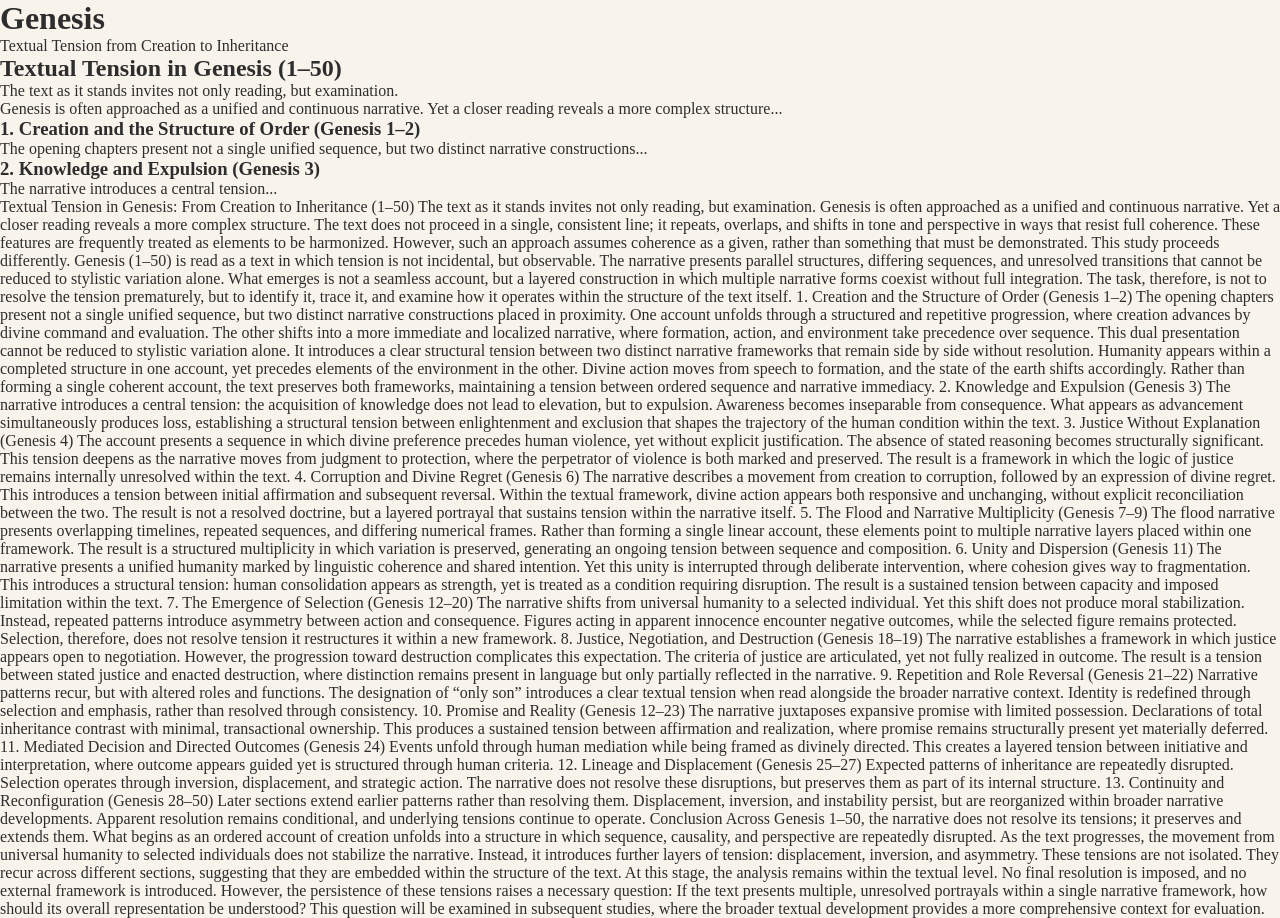
<file: genesis .html>
<!DOCTYPE html>
<html lang="en">
<head>
<meta charset="UTF-8">
<title>Genesis Study 1 | H. Cumaili</title>
<link rel="stylesheet" href="style.css">
</head>

<body>

<div class="article">

<h1>Genesis</h1>
<p class="subtitle">Textual Tension from Creation to Inheritance</p>

<h2>Textual Tension in Genesis (1–50)</h2>

<p>The text as it stands invites not only reading, but examination.</p>

<p>Genesis is often approached as a unified and continuous narrative. Yet a closer reading reveals a more complex structure...</p>

<h3>1. Creation and the Structure of Order (Genesis 1–2)</h3>

<p>The opening chapters present not a single unified sequence, but two distinct narrative constructions...</p>

<h3>2. Knowledge and Expulsion (Genesis 3)</h3>

<p>The narrative introduces a central tension...</p>

</div>

</body>
</html>
Textual Tension in Genesis: From Creation to Inheritance (1–50)

The text as it stands invites not only reading, but examination.

Genesis is often approached as a unified and continuous narrative.
Yet a closer reading reveals a more complex structure. The text does not proceed in a single,
consistent line; it repeats, overlaps, and shifts in tone and perspective in ways that resist full coherence.

These features are frequently treated as elements to be harmonized. 
However, such an approach assumes coherence as a given, rather than something that must be demonstrated.

This study proceeds differently.

Genesis (1–50) is read as a text in which tension is not incidental,
but observable. The narrative presents parallel structures, differing sequences,
and unresolved transitions that cannot be reduced to stylistic variation alone.

What emerges is not a seamless account,
but a layered construction in which multiple narrative forms coexist without full integration.

The task, therefore, is not to resolve the tension prematurely, but to identify it, trace it, 
and examine how it operates within the structure of the text itself.



 1. Creation and the Structure of Order (Genesis 1–2)

The opening chapters present not a single unified sequence, but two distinct narrative constructions placed in proximity.

One account unfolds through a structured and repetitive progression, where creation advances by divine command and evaluation.
The other shifts into a more immediate and localized narrative, where formation, action, and environment take precedence over sequence.

This dual presentation cannot be reduced to stylistic variation alone.
It introduces a clear structural tension between two distinct narrative frameworks that remain side by side without resolution.

Humanity appears within a completed structure in one account, yet precedes elements of the environment in the other. 
Divine action moves from speech to formation, and the state of the earth shifts accordingly.

Rather than forming a single coherent account, the text preserves both frameworks,
maintaining a tension between ordered sequence and narrative immediacy.


 2. Knowledge and Expulsion (Genesis 3)

The narrative introduces a central tension: the acquisition of knowledge does not lead to elevation,
but to expulsion. Awareness becomes inseparable from consequence.

What appears as advancement simultaneously produces loss,
establishing a structural tension between enlightenment and exclusion that shapes the trajectory of the human condition within the text.



 3. Justice Without Explanation (Genesis 4)

The account presents a sequence in which divine preference precedes human violence, yet without explicit justification.

The absence of stated reasoning becomes structurally significant. This tension deepens as the narrative moves from judgment to protection,
where the perpetrator of violence is both marked and preserved.

The result is a framework in which the logic of justice remains internally unresolved within the text.



 4. Corruption and Divine Regret (Genesis 6)

The narrative describes a movement from creation to corruption, followed by an expression of divine regret.

This introduces a tension between initial affirmation and subsequent reversal. Within the textual framework,
divine action appears both responsive and unchanging, without explicit reconciliation between the two.

The result is not a resolved doctrine, but a layered portrayal that sustains tension within the narrative itself.



 5. The Flood and Narrative Multiplicity (Genesis 7–9)

The flood narrative presents overlapping timelines, repeated sequences, and differing numerical frames.

Rather than forming a single linear account, these elements point to multiple narrative layers placed within one framework.

The result is a structured multiplicity in which variation is preserved, generating an ongoing tension between sequence and composition.



 6. Unity and Dispersion (Genesis 11)

The narrative presents a unified humanity marked by linguistic coherence and shared intention.

Yet this unity is interrupted through deliberate intervention, where cohesion gives way to fragmentation.

This introduces a structural tension: human consolidation appears as strength, yet is treated as a condition requiring disruption.

The result is a sustained tension between capacity and imposed limitation within the text.



7. The Emergence of Selection (Genesis 12–20)

The narrative shifts from universal humanity to a selected individual.

Yet this shift does not produce moral stabilization. Instead, repeated patterns introduce asymmetry between action and consequence.

Figures acting in apparent innocence encounter negative outcomes, while the selected figure remains protected.

Selection, therefore, does not resolve tension  it restructures it within a new framework.



8. Justice, Negotiation, and Destruction (Genesis 18–19)

The narrative establishes a framework in which justice appears open to negotiation.

However, the progression toward destruction complicates this expectation.
The criteria of justice are articulated, yet not fully realized in outcome.

The result is a tension between stated justice and enacted destruction,
where distinction remains present in language but only partially reflected in the narrative.



 9. Repetition and Role Reversal (Genesis 21–22)

Narrative patterns recur, but with altered roles and functions.

The designation of “only son” introduces a clear textual tension when read alongside the broader narrative context.

Identity is redefined through selection and emphasis, rather than resolved through consistency.



10. Promise and Reality (Genesis 12–23)

The narrative juxtaposes expansive promise with limited possession.

Declarations of total inheritance contrast with minimal, transactional ownership.

This produces a sustained tension between affirmation and realization,
where promise remains structurally present yet materially deferred.



11. Mediated Decision and Directed Outcomes (Genesis 24)

Events unfold through human mediation while being framed as divinely directed.

This creates a layered tension between initiative and interpretation,
where outcome appears guided yet is structured through human criteria.



12. Lineage and Displacement (Genesis 25–27)

Expected patterns of inheritance are repeatedly disrupted.

Selection operates through inversion, displacement, and strategic action.

The narrative does not resolve these disruptions, but preserves them as part of its internal structure.



13. Continuity and Reconfiguration (Genesis 28–50)

Later sections extend earlier patterns rather than resolving them.

Displacement, inversion, and instability persist, but are reorganized within broader narrative developments.

Apparent resolution remains conditional, and underlying tensions continue to operate.



Conclusion

Across Genesis 1–50, the narrative does not resolve its tensions; it preserves and extends them.

What begins as an ordered account of creation unfolds into a structure in which sequence,
causality, and perspective are repeatedly disrupted.

As the text progresses, the movement from universal humanity to selected individuals does not stabilize the narrative.
Instead, it introduces further layers of tension: displacement, inversion, and asymmetry.

These tensions are not isolated. They recur across different sections, suggesting that they are embedded within the structure of the text.

At this stage, the analysis remains within the textual level.
No final resolution is imposed, and no external framework is introduced.

However, the persistence of these tensions raises a necessary question:

If the text presents multiple, unresolved portrayals within a single narrative framework, how should its overall representation be understood?

This question will be examined in subsequent studies, where the broader textual development provides a more comprehensive context for evaluation.
</file>
<file: style.css>
/* =========================
ROOT SYSTEM
========================= */

:root{

  --bg:#f8f4ec;

  --black:#111111;
  --black-soft:#1b1b1b;

  --gold:#C79B3D;
  --gold-dark:#c79b3b;

  --text:#2d2d2d;
  --text-soft:#6d675d;

  --border:#dbcba9;

  --shadow:
  0 12px 35px rgba(0,0,0,.05);

}

/* =========================
GLOBAL
========================= */

*{
  margin:0;
  padding:0;
  box-sizing:border-box;
}

html{
  scroll-behavior:smooth;
}

body{
  background:var(--bg);
  color:var(--text);
  font-family:'EB Garamond', serif;
  overflow-x:hidden;
}

a{

  text-decoration:none;

  color:inherit;

}

img{
  width:100%;
  display:block;
}

/* =========================
NAVBAR
========================= */

.navbar{

  width:100%;

  padding:24px 7%;

  display:flex;
  align-items:center;
  justify-content:space-between;

  background:rgba(248,244,236,.96);

  border-bottom:1px solid var(--border);

  position:sticky;
  top:0;
  z-index:1000;

  backdrop-filter:blur(12px);
}

.logo{
  display:flex;
  align-items:center;
  gap:16px;
}

.logo-box{

  width:58px;
  height:58px;

  display:flex;
  align-items:center;
  justify-content:center;

  border-radius:14px;

  background:var(--black);

  border:1px solid var(--gold-dark);

  color:var(--gold);

  font-size:30px;

  font-family:'Cinzel', serif;
}

.logo-text h1{

  font-size:24px;

  font-family:'Cinzel', serif;

  color:var(--gold-dark);
}

.logo-text p{

  font-size:13px;

  color:var(--gold-soft);
}

nav{

  display:flex;
  gap:28px;
}

nav a{

  color:#C79B3D;

  font-family:'Cinzel', serif;

  transition:.3s ease;
}

nav a:hover{
  color:var(--gold);
}

/* =========================
HERO
========================= */

.hero{
  width:100%;
  overflow:hidden;
background:var(--dark);
}

.hero img{
  width:100%;
}

.hero-text-section{

  padding:120px 7%;

  text-align:center;
}

.hero-content{
  max-width:1000px;
  margin:auto;
}

.hero-mini{

  display:inline-block;

  padding:12px 24px;

 border:1px solid var(--gold-soft);

  background:var(--black);

  color:var(--gold);

  border-radius:6px;

  margin-bottom:35px;

  letter-spacing:1px;

  font-size:14px;
}

.hero-text-section h1{

  font-size:82px;

  line-height:1.08;

  font-family:'Cinzel', serif;

  color:var(--gold-dark);
}

.hero-line{

  width:140px;
  height:2px;

  background:var(--gold-dark);

  margin:38px auto;
}

.hero-text{

  font-size:28px;

  line-height:1.9;

  color:var(--text-soft);

  margin-bottom:50px;
}

/* =========================
BUTTONS
========================= */

.main-btn,
.outline-btn{

  display:inline-flex;
  align-items:center;
  justify-content:center;

  min-width:250px;
  height:62px;

  padding:0 30px;

  border-radius:6px;

  border:1px solid var(--gold-dark);

  background:var(--black);

  color:var(--gold);

  font-family:'Cinzel', serif;

  transition:.3s ease;
}

.main-btn:hover,
.outline-btn:hover{

  background:var(--black-soft);

  transform:translateY(-4px);
}

/* =========================
SECTION TITLES
========================= */

.section-mini{

  display:block;

  text-align:center;

  color:#94753e;

  margin-bottom:14px;

  letter-spacing:1px;
}

.section-title{

  text-align:center;

  font-size:54px;

  font-family:'Cinzel', serif;

  color:var(--gold-dark);

  margin-bottom:60px;
}

/* =========================
RESEARCHER
========================= */

.researcher-section{
  padding:120px 7%;
}

.researcher-card{

  max-width:760px;

  margin:auto;

  padding:60px;

  text-align:center;

  background:#fffdf8;

  border:1px solid var(--border);

  border-radius:24px;

  box-shadow:var(--shadow);
}

.researcher-card img{

  width:80px;
  height:120px;

  object-fit:cover;

  border-radius:50%;

  border:3px solid var(--gold-dark);

  margin:auto auto 30px;
}

.researcher-card h2{

  font-size:42px;

  font-family:'Cinzel', serif;

  color:var(--gold-dark);

  margin-bottom:14px;
}

.researcher-role{

  color:#94753e;

  font-size:24px;

  margin-bottom:20px;
}

.researcher-card span{

  color:var(--text-soft);

  line-height:2;

  font-size:19px;
}
.book-icon-section{
  display:flex;
  justify-content:center;
  padding:80px 0;
}

.book-link img{
  width:220px;
  border-radius:14px;
  transition:0.3s;
  box-shadow:0 10px 30px rgba(0,0,0,0.25);
}

.book-link img:hover{
  transform:scale(1.03);
}
/* =========================
LIBRARY SYSTEM
========================= */

.library-system{

  padding:120px 7%;

  background:#f3ede2;
}

.library-grid{

  display:grid;

  grid-template-columns:
  repeat(auto-fit,minmax(280px,1fr));

  gap:34px;
}

.library-card{

background:var(--dark-soft);

border:1px solid var(--gold-soft);

  border-radius:26px;

  padding:42px 34px;

  transition:.35s ease;

  box-shadow:0 12px 35px rgba(0,0,0,.05);
}

.library-card:hover{

  transform:translateY(-10px);

  border-color:#8f7441;

  box-shadow:
  0 18px 40px rgba(0,0,0,.18);
}

.library-icon{

  width:84px;
  height:84px;

  border-radius:22px;

  display:flex;
  align-items:center;
  justify-content:center;

 background:var(--dark-hover);

color:var(--gold);

  font-size:34px;

  margin-bottom:28px;

  border:1px solid #3a2d16;
}

.library-card h3{

  font-size:30px;

  color:var(--white);

  margin-bottom:18px;

  font-family:'Cinzel', serif;
}


.library-card p{

  font-size:19px;

  line-height:2;

  color:#cdbb94;

  margin-bottom:34px;
}

.library-enter{

  display:inline-flex;

  align-items:center;

  justify-content:center;

  width:170px;

  height:54px;

  border-radius:8px;

  background:var(--dark-hover);

  border:1px solid var(--gold-soft);

  color:var(--gold);

  font-family:'Cinzel', serif;

  transition:.3s ease;
}

.library-enter:hover{

  background:#1b1b1b;

  transform:translateY(-3px);
}
/* =========================
ARTICLE SYSTEM
========================= */

.article-container{

  max-width:760px;

  margin:auto;

  padding:0 28px;
}

.article-container h1{

  font-size:4.4rem;

  line-height:1.12;

  margin-bottom:22px;

  letter-spacing:-1px;

  color:var(--gold-dark);

  font-family:'Cinzel', serif;
}

.article-container h2{

  font-size:1.8rem;

  line-height:1.7;

  margin-bottom:70px;

  color:#8f7441;
}

.article-container h3{

  font-size:2rem;

  line-height:1.4;

  margin-top:70px;

  margin-bottom:24px;

  color:var(--gold-dark);

  font-family:'Cinzel', serif;
}

.article-container p{

  margin-bottom:22px;

  font-size:1.14rem;

  line-height:2;

  color:var(--text);

  text-align:justify;
}
.attributes-list{

  margin:
  30px 0 50px 55px;
}

.attributes-list li{

  margin-bottom:10px;

  font-size:1.2rem;

  line-height:2.1;
}

blockquote{

  margin:55px 0;

  padding:30px 40px;

  border-left:4px solid var(--gold-dark);

  background:var(--cream-block);

  color:var(--text-brown);

  font-size:1.3rem;

  line-height:2;

  font-style:italic;
}
/* =========================
TABLES
========================= */

.comparison-table{

  width:100%;

  overflow-x:auto;

  margin:
  60px 0 80px;
}

.comparison-table table{

  width:100%;

  border-collapse:collapse;

  background:#fffdf8;

  border:1px solid #ddd1b8;

  border-radius:18px;

  overflow:hidden;
}

.comparison-table th{

  background:var(--black);

  color:var(--gold);

  padding:24px;

  text-align:left;

  font-size:18px;

  font-family:'Cinzel', serif;
}

.comparison-table td{

  padding:22px;

  border-bottom:1px solid #e5dcc8;

  font-size:17px;

  line-height:1.8;
}

/* =========================
FOOTER
========================= */

footer{

  padding:90px 7%;

  text-align:center;

  background:var(--black);

  border-top:1px solid #2a2112;
}

footer h2{

  font-size:42px;

  margin-bottom:18px;

  color:white;

  font-family:'Cinzel', serif;
}

footer p{

  color:var(--gold-dark);

  margin-bottom:25px;

  font-size:22px;
}

footer span{

  color:#b6ad9f;

  font-size:14px;
}
/* =========================
PLATFORMS
========================= */

.platforms{

  padding:120px 7%;

  background:#dce9f5;
}

.platform-grid{

  display:grid;

  grid-template-columns:
  repeat(auto-fit,minmax(220px,1fr));

  gap:28px;

  margin-top:60px;
}

.link-box{

  background:#111111;

  border:1px solid #2c2c2c;

  border-radius:22px;

  padding:36px 24px;

  text-align:center;

  transition:.35s ease;
}

.link-box:hover{

  transform:translateY(-8px);

  border-color:var(--gold-dark);
}

.link-icon{

  width:82px;
  height:82px;

  margin:auto;
  margin-bottom:22px;

  border-radius:50%;

  display:flex;
  align-items:center;
  justify-content:center;
}

.link-icon i{

  font-size:34px;

  color:white;
}

.link-box p{

  color:var(--gold);

  font-size:22px;

  font-family:'Cinzel', serif;
}

/* =========================
PLATFORM COLORS
========================= */

.reddit .link-icon{
  background:#ff4500;
}

.wordpress .link-icon{
  background:#21759b;
}

.orcid .link-icon{
  background:#a6ce39;
}

.scholar .link-icon{
  background:#4285f4;
}

.zenodo .link-icon{
  background:#5c6bc0;
}

.osf .link-icon{
  background:#8e24aa;
}

.medium .link-icon{
  background:#000000;
}

.linkedin .link-icon{
  background:#0a66c2;
}

.philpeople .link-icon{
  background:#3949ab;
}

.ssrn .link-icon{
  background:#1565c0;
}

.academia .link-icon{
  background:#222222;
}

.email .link-icon{
  background:var(--gold-dark);
}

.amazon .link-icon{
  background:#ff9900;
}

/* =========================
MOBILE
========================= */

@media(max-width:768px){

  .article-container{
    padding:0 20px;
  }

  .article-container h1{
    font-size:3rem;
  }

  .article-container h2{
    font-size:1.4rem;
  }

  .article-container h3{
    font-size:1.8rem;
  }

  .article-container p{

    font-size:1.08rem;

    line-height:2.1;

    text-align:left !important;

    word-spacing:normal !important;

    letter-spacing:normal !important;

    text-justify:auto;

    hyphens:none;
  }

  .attributes-list{
    margin-left:28px;
  }

  .attributes-list li{

    font-size:1.05rem;

    line-height:2;

    text-align:left !important;

    word-spacing:normal !important;

    letter-spacing:normal !important;
  }

  blockquote{

    padding:24px;

    font-size:1.12rem;

    text-align:left;
  }

  .comparison-table table{
    min-width:750px;
  }

  .hero-text-section{
    padding:90px 5%;
  }

  .hero-text-section h1{
    font-size:40px;
  }
.about-profile{

  width:170px;
  height:170px;

  object-fit:cover;

  border-radius:50%;

  border:3px solid var(--gold-dark);

  display:block;

  margin:0 auto 40px;

}
</file>
